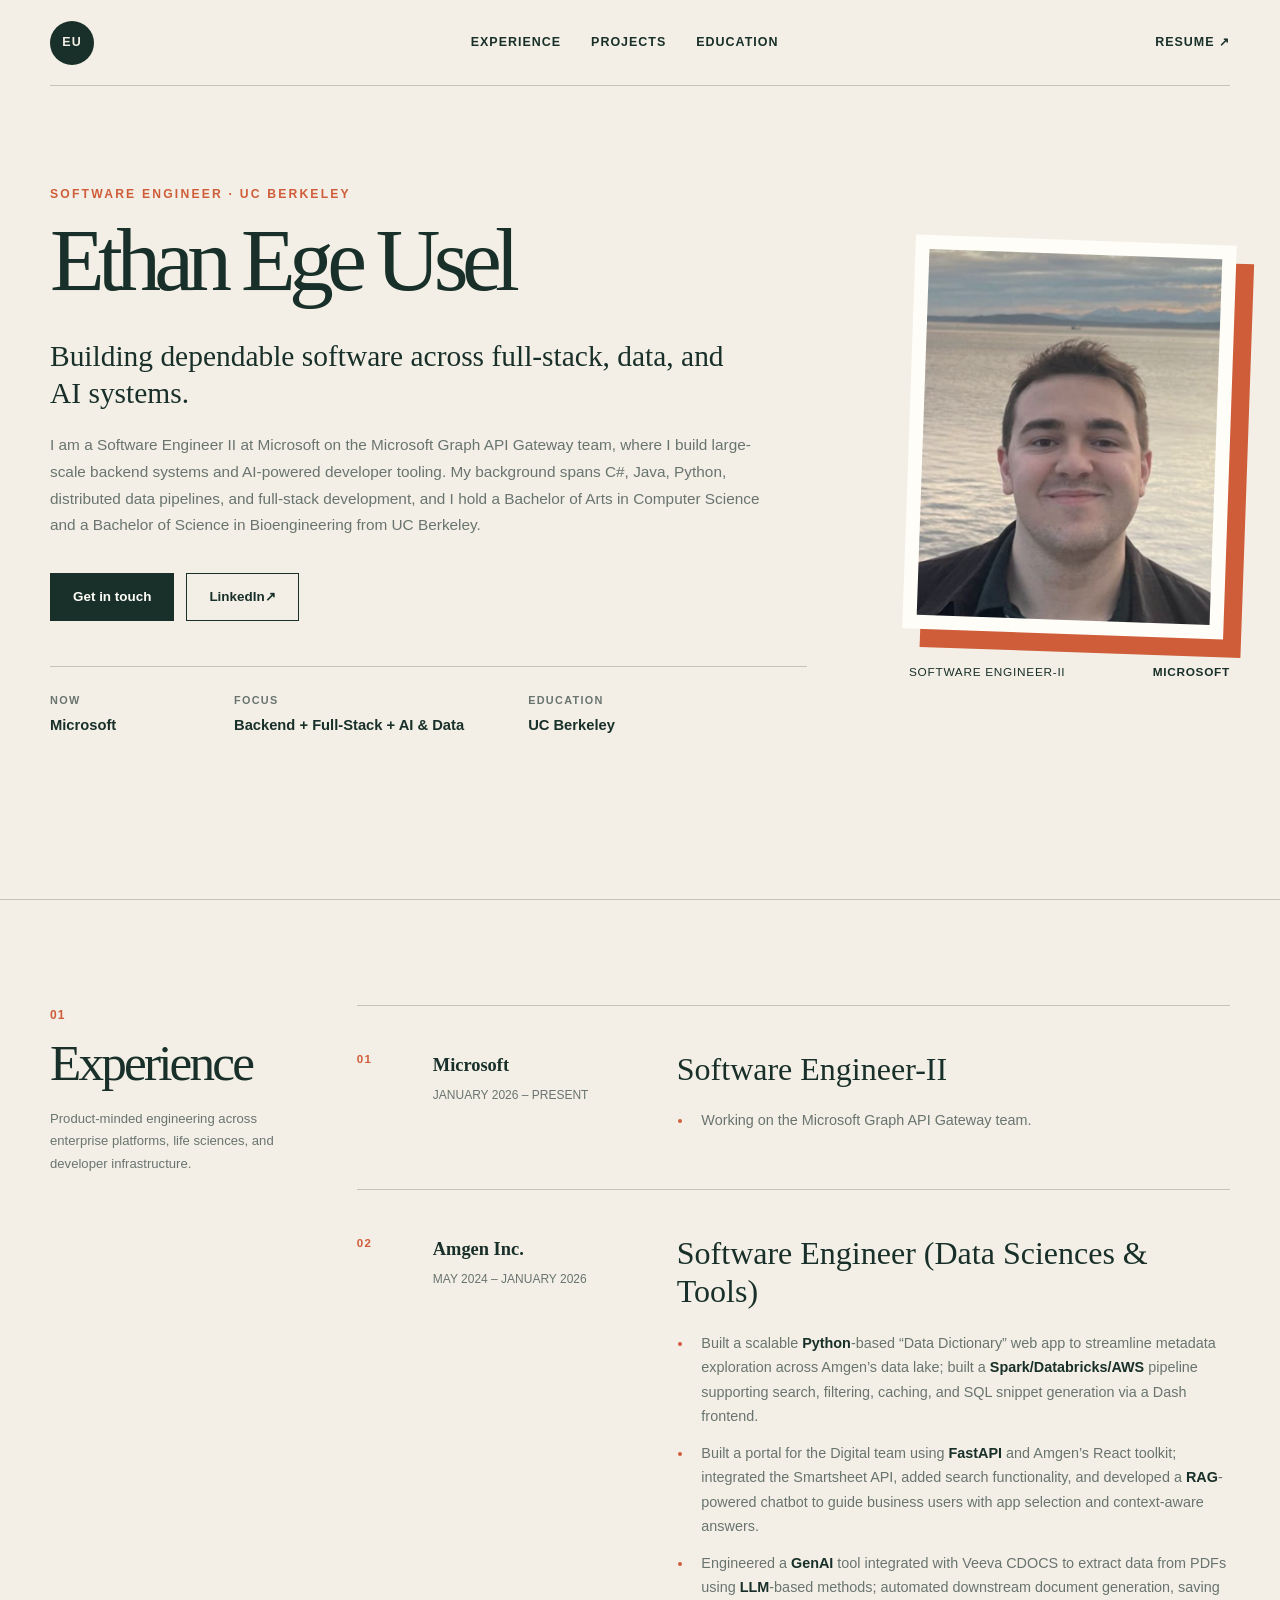
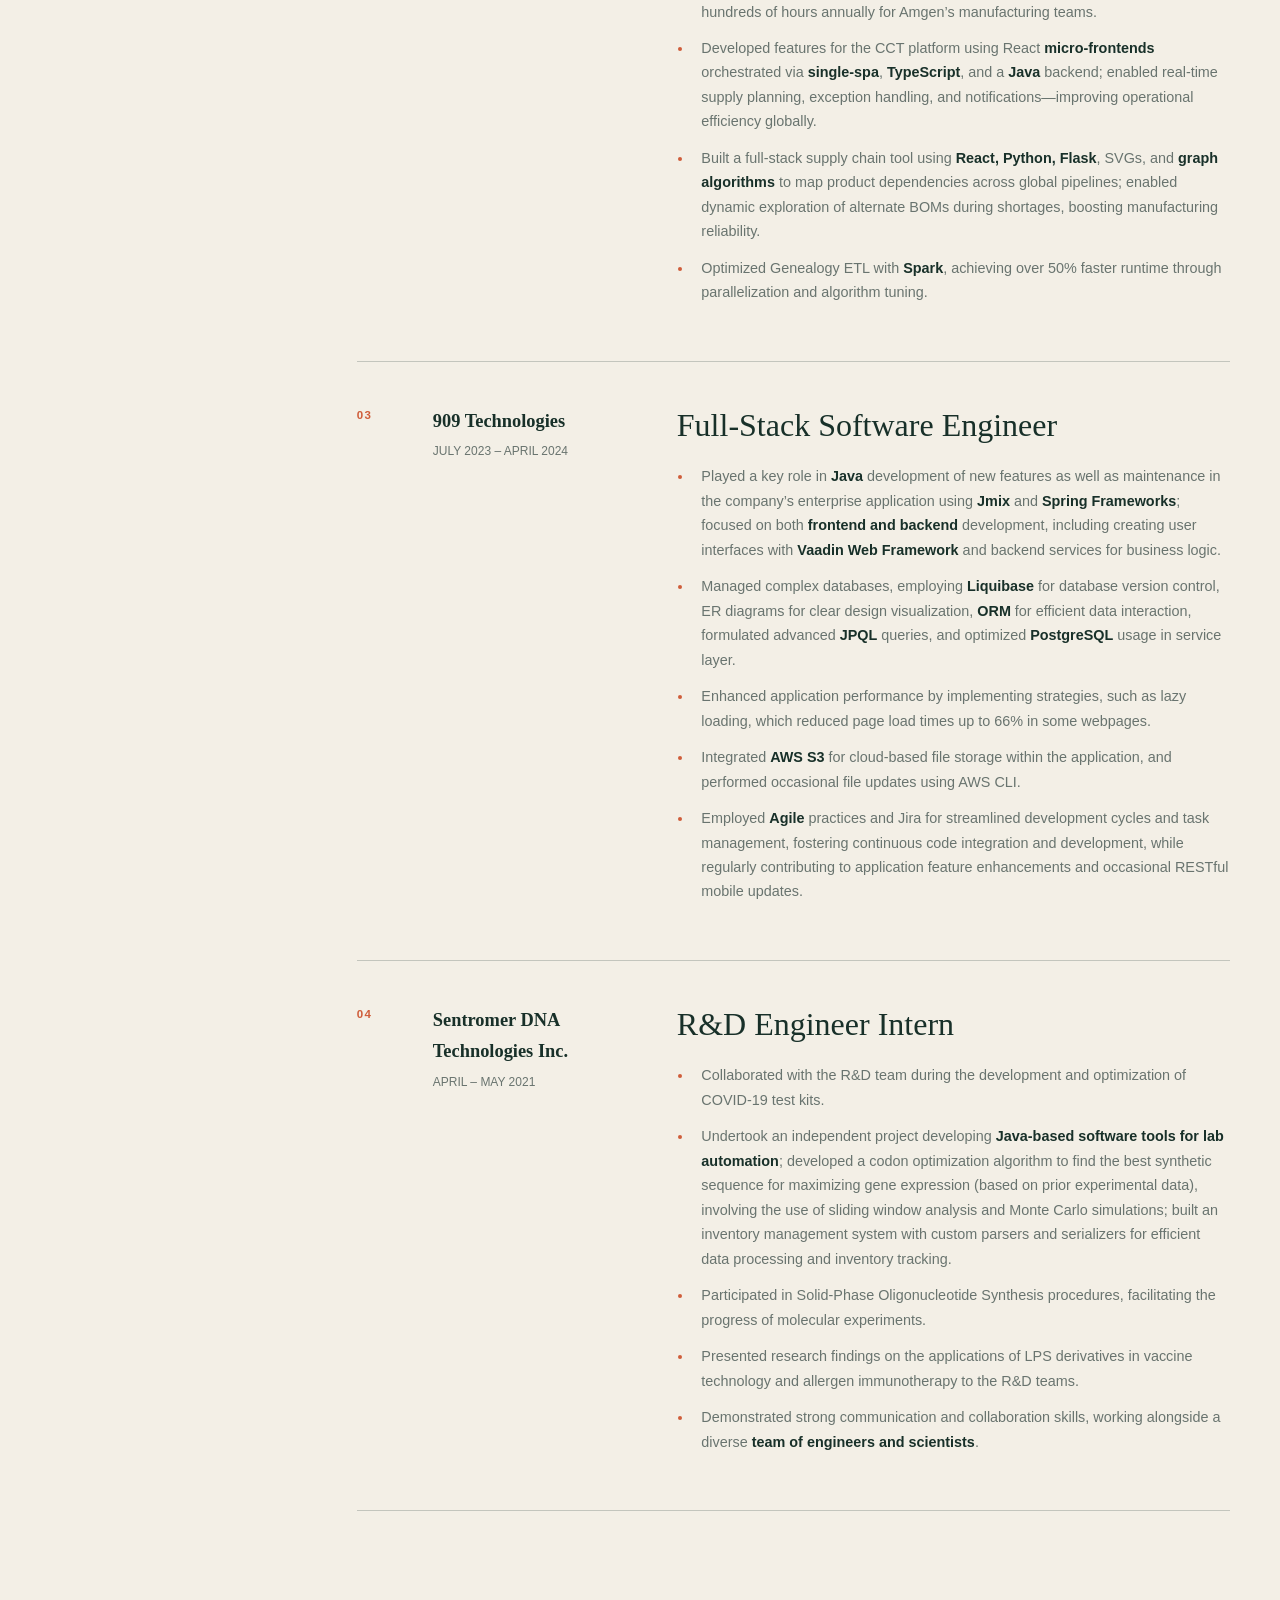
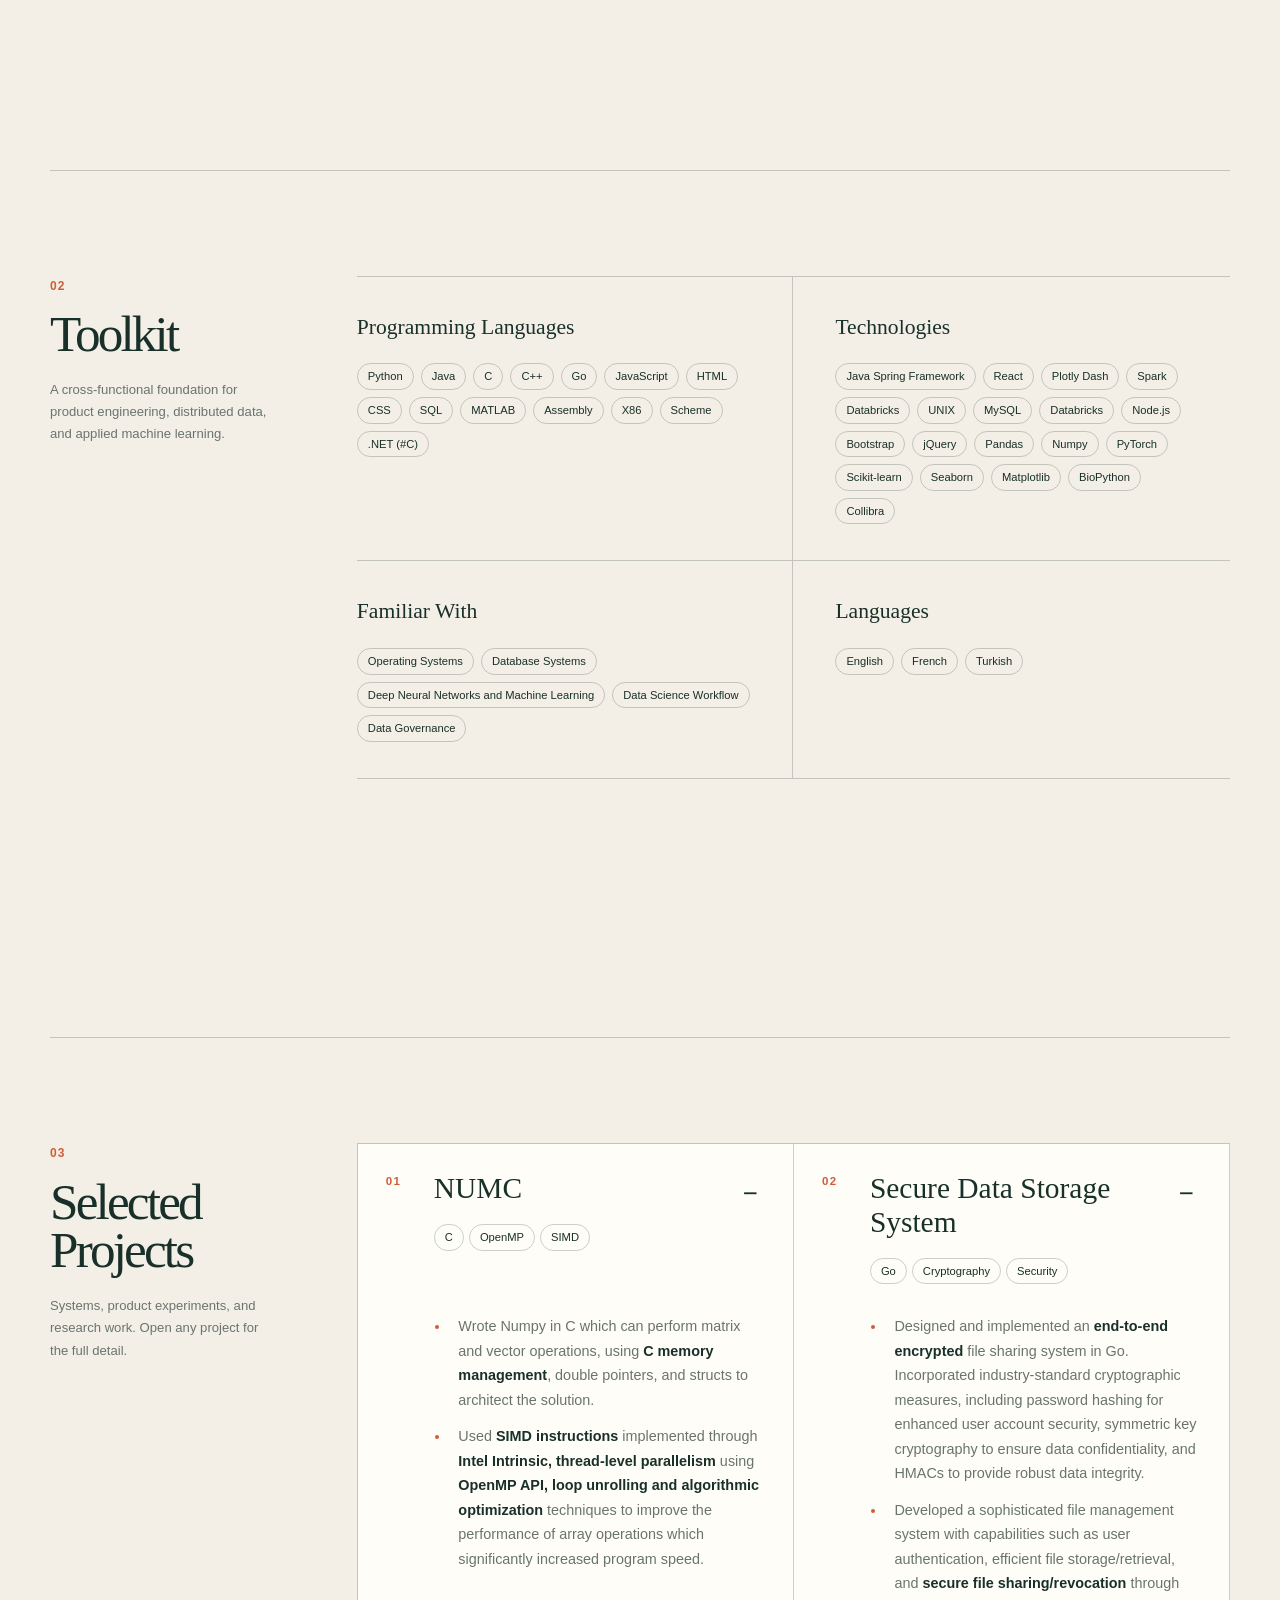
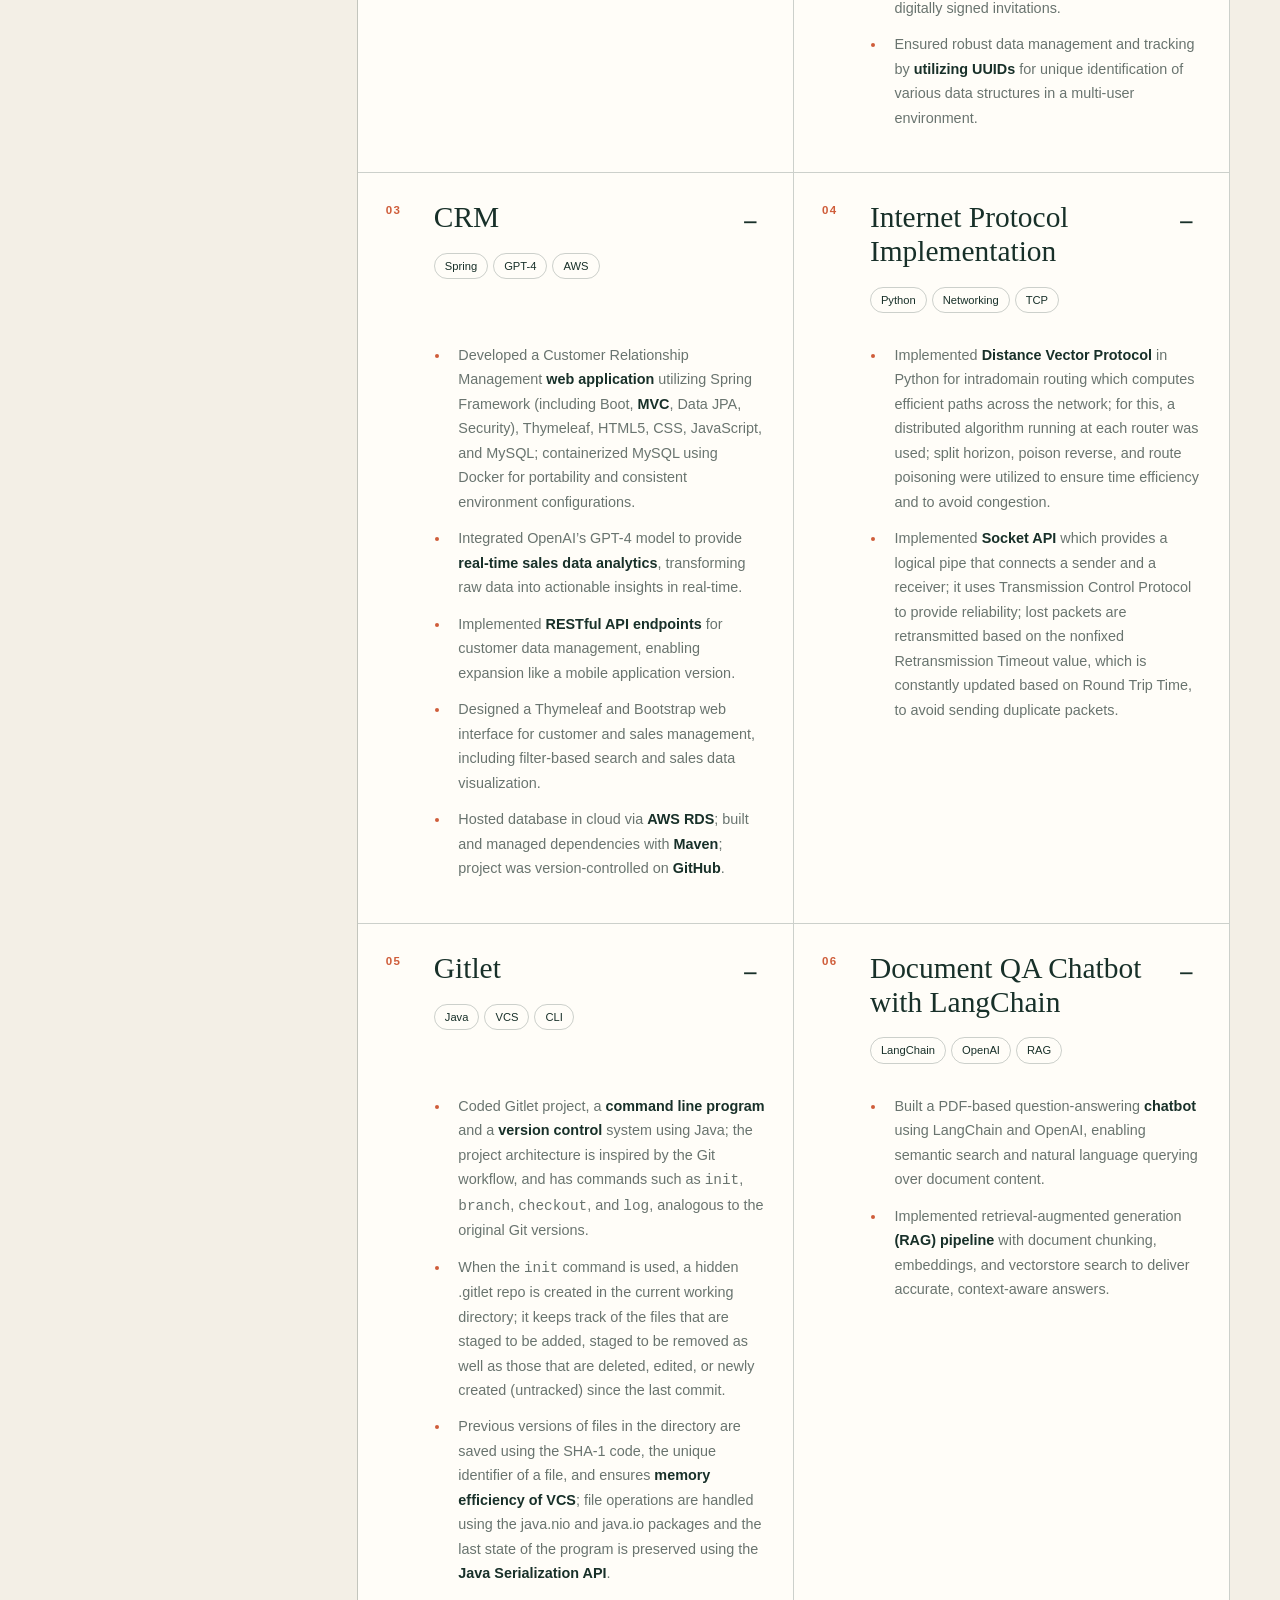
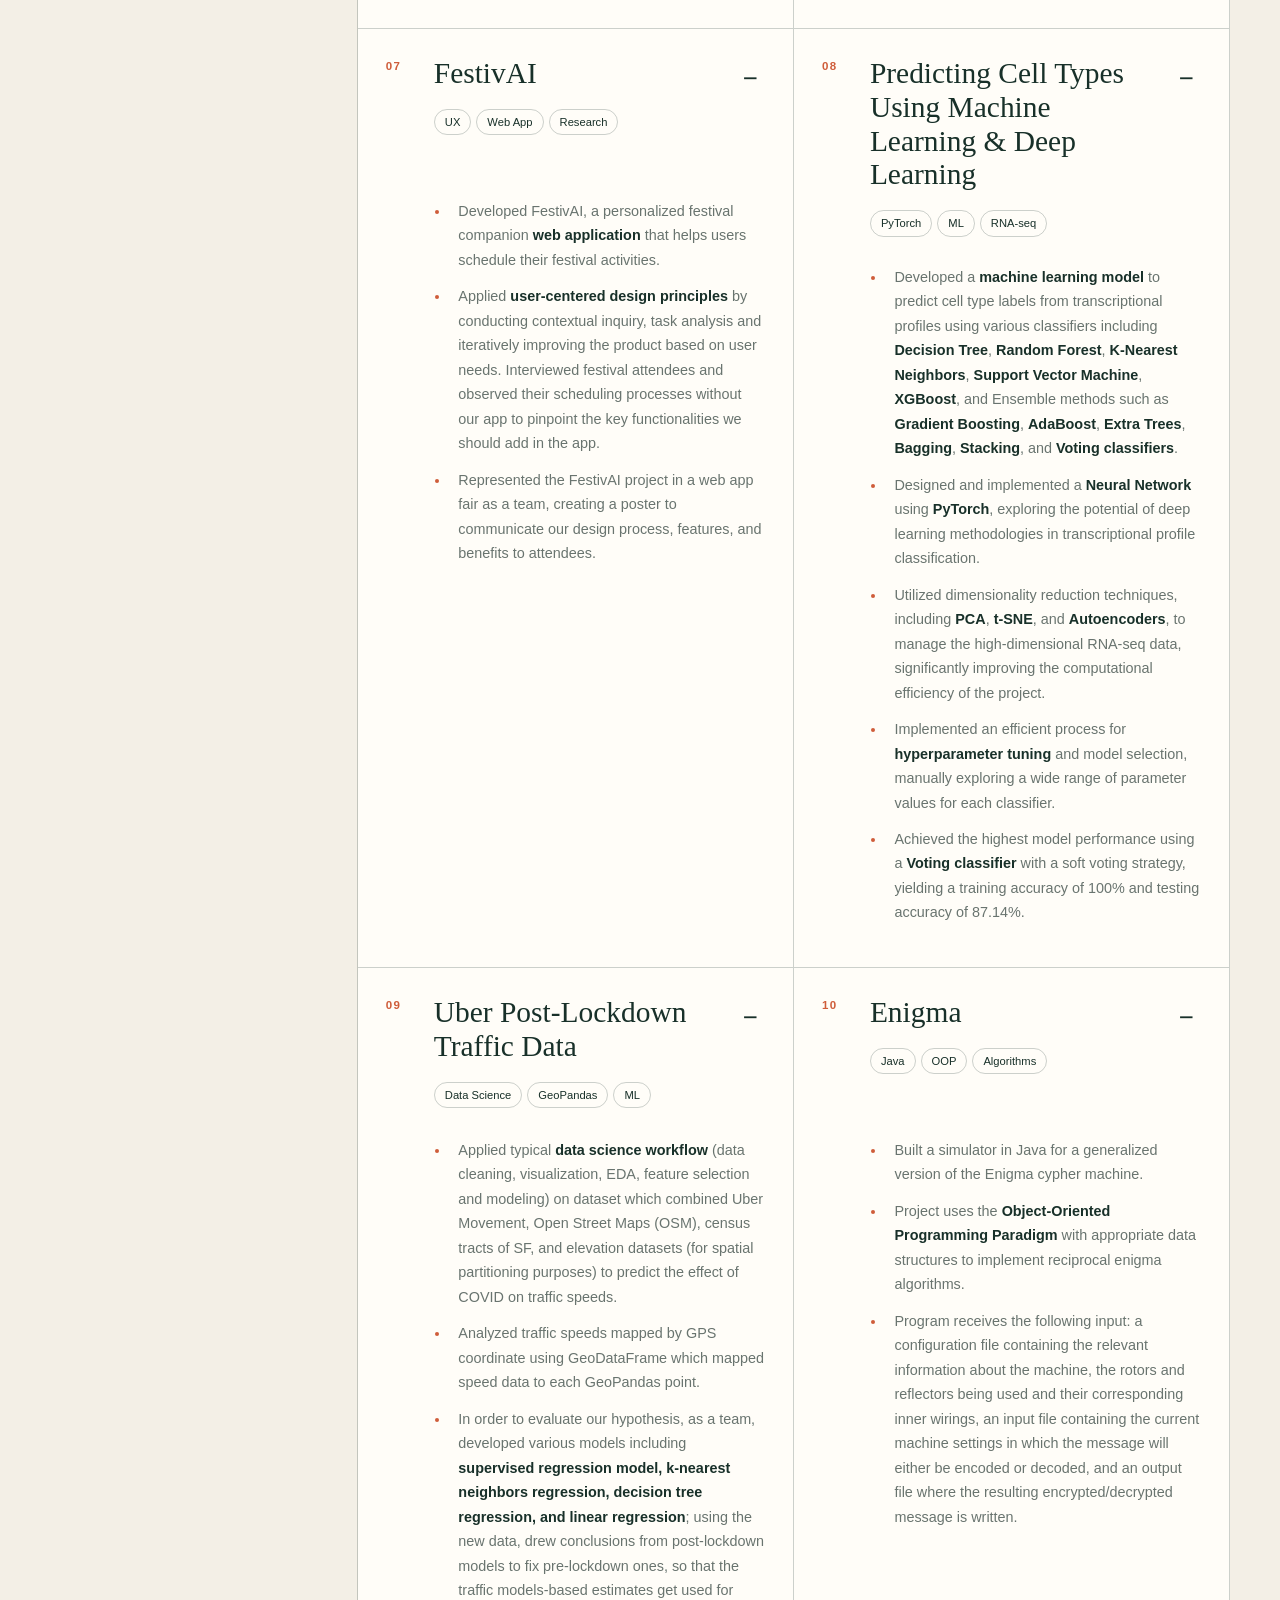
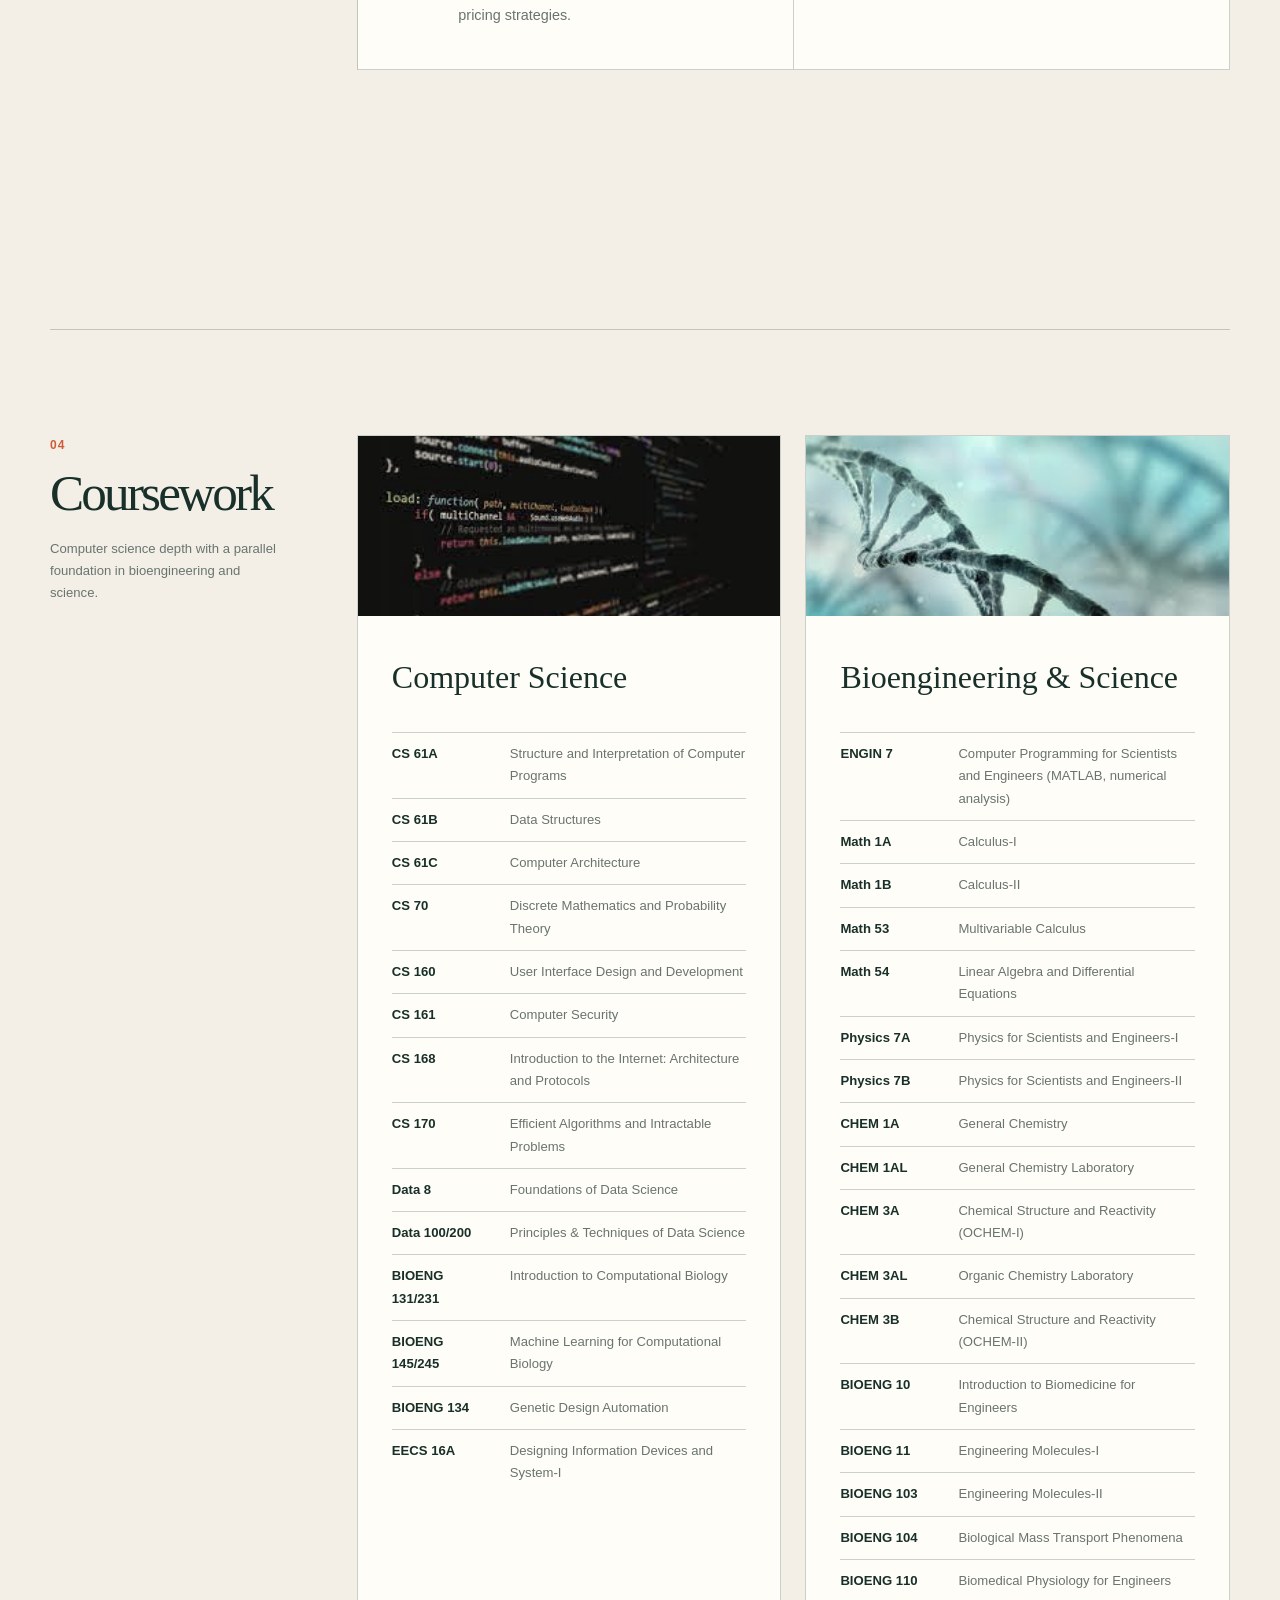
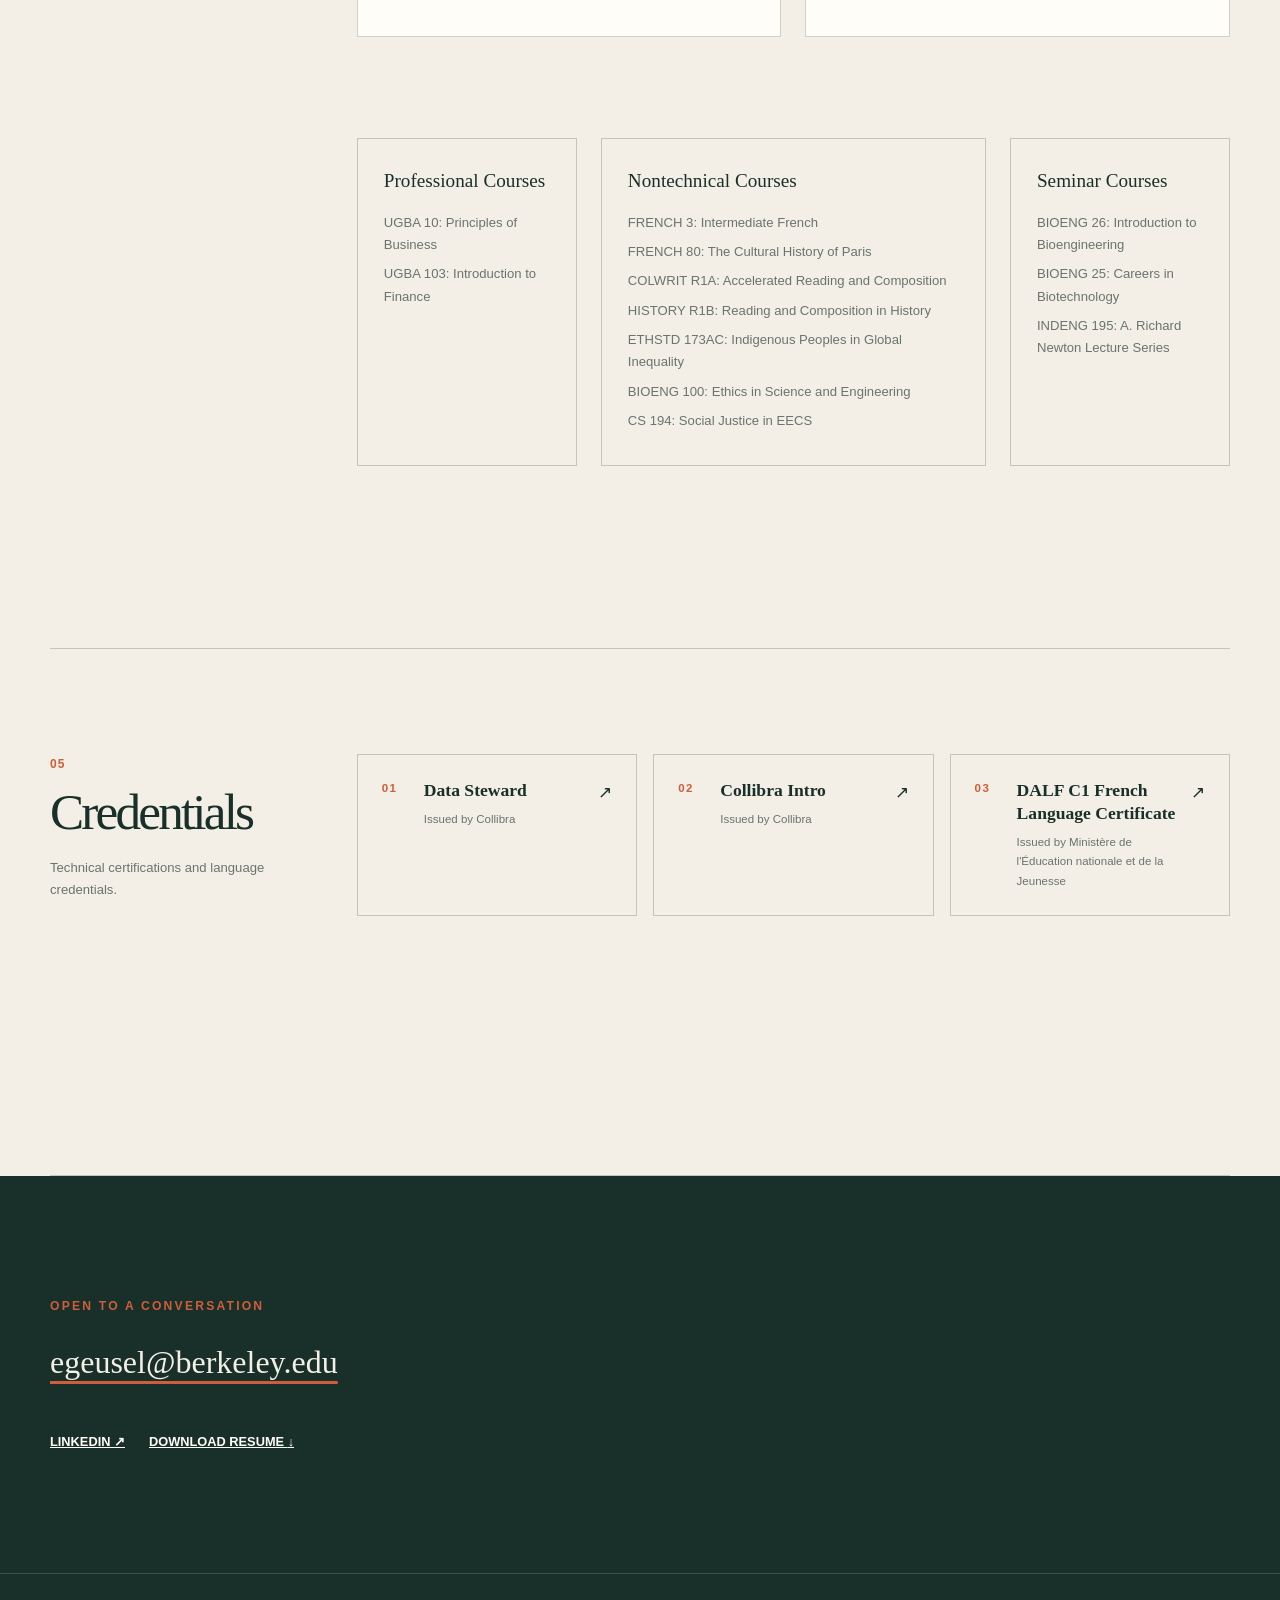
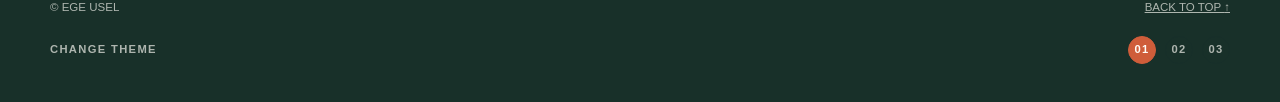
<file: index.html>
<!doctype html>
<html lang="en">
<head>
    <meta charset="utf-8">
    <meta name="viewport" content="width=device-width, initial-scale=1">
    <meta name="description" content="Ethan Ege Usel - software engineer, full-stack developer, and data engineer.">
    <title>Ege Usel | Editorial Portfolio</title>
    <style>
        :root {
            --paper: #f3efe6;
            --paper-deep: #e7dfd0;
            --ink: #183029;
            --muted: #69746f;
            --accent: #cf5d3a;
            --line: rgba(24, 48, 41, 0.22);
            --white: #fffdf8;
        }

        * {
            box-sizing: border-box;
        }

        html {
            scroll-behavior: smooth;
        }

        body {
            margin: 0;
            background: var(--paper);
            color: var(--ink);
            font-family: Georgia, "Times New Roman", serif;
            font-size: 17px;
            line-height: 1.7;
        }

        a {
            color: inherit;
        }

        img {
            display: block;
            max-width: 100%;
        }

        button,
        a,
        summary {
            -webkit-tap-highlight-color: transparent;
        }

        :focus-visible {
            outline: 3px solid var(--accent);
            outline-offset: 4px;
        }

        .shell {
            width: min(1180px, calc(100% - 48px));
            margin-inline: auto;
        }

        .skip-link {
            position: fixed;
            top: 12px;
            left: 12px;
            z-index: 100;
            padding: 10px 16px;
            background: var(--ink);
            color: var(--white);
            transform: translateY(-160%);
        }

        .skip-link:focus {
            transform: translateY(0);
        }

        .site-header {
            min-height: 100vh;
            border-bottom: 1px solid var(--line);
            background: var(--paper);
        }

        .topbar {
            min-height: 86px;
            display: flex;
            align-items: center;
            justify-content: space-between;
            border-bottom: 1px solid var(--line);
            font-family: Arial, sans-serif;
            font-size: 0.78rem;
            font-weight: 700;
            letter-spacing: 0.08em;
            text-transform: uppercase;
        }

        .monogram {
            width: 44px;
            height: 44px;
            display: grid;
            place-items: center;
            border-radius: 50%;
            background: var(--ink);
            color: var(--paper);
            text-decoration: none;
        }

        .nav-links {
            display: flex;
            gap: 30px;
        }

        .nav-links a,
        .resume-link {
            text-decoration: none;
        }

        .nav-links a:hover,
        .resume-link:hover {
            color: var(--accent);
        }

        .hero {
            min-height: calc(100vh - 150px);
            display: grid;
            grid-template-columns: minmax(0, 1.65fr) minmax(280px, 0.7fr);
            gap: clamp(48px, 8vw, 120px);
            align-items: center;
            padding-block: 70px;
        }

        .eyebrow {
            margin: 0 0 18px;
            color: var(--accent);
            font-family: Arial, sans-serif;
            font-size: 0.76rem;
            font-weight: 800;
            letter-spacing: 0.18em;
            text-transform: uppercase;
        }

        .hero h1 {
            max-width: none;
            margin: 0;
            font-size: clamp(3.5rem, 7vw, 6.5rem);
            font-weight: 400;
            letter-spacing: -0.075em;
            line-height: 0.82;
            white-space: nowrap;
        }

        .hero-role {
            max-width: 690px;
            margin: 42px 0 20px;
            font-size: clamp(1.35rem, 2.3vw, 2rem);
            line-height: 1.25;
        }

        .hero-bio {
            max-width: 720px;
            margin: 0;
            color: var(--muted);
            font-family: Arial, sans-serif;
            font-size: 0.96rem;
            line-height: 1.75;
        }

        .hero-actions {
            display: flex;
            flex-wrap: wrap;
            gap: 12px;
            margin-top: 34px;
        }

        .button {
            min-height: 48px;
            display: inline-flex;
            align-items: center;
            justify-content: center;
            padding: 10px 22px;
            border: 1px solid var(--ink);
            font-family: Arial, sans-serif;
            font-size: 0.84rem;
            font-weight: 700;
            text-decoration: none;
        }

        .button-primary {
            background: var(--ink);
            color: var(--white);
        }

        .button-primary:hover {
            background: var(--accent);
            border-color: var(--accent);
        }

        .button-secondary:hover {
            background: var(--paper-deep);
        }

        .quick-facts {
            display: flex;
            flex-wrap: wrap;
            gap: 28px clamp(52px, 5vw, 76px);
            margin: 45px 0 0;
            padding-top: 24px;
            border-top: 1px solid var(--line);
            font-family: Arial, sans-serif;
        }

        .quick-facts div {
            min-width: 120px;
        }

        .quick-facts dt {
            color: var(--muted);
            font-size: 0.68rem;
            font-weight: 700;
            letter-spacing: 0.12em;
            text-transform: uppercase;
        }

        .quick-facts dd {
            margin: 3px 0 0;
            font-size: 0.92rem;
            font-weight: 700;
        }

        .portrait {
            margin: 0;
        }

        .portrait-frame {
            padding: 14px;
            background: var(--white);
            box-shadow: 18px 18px 0 var(--accent);
            transform: rotate(2deg);
        }

        .portrait img {
            width: 100%;
            aspect-ratio: 4 / 5;
            object-fit: cover;
            filter: saturate(0.72) contrast(1.04);
        }

        .portrait figcaption {
            display: flex;
            justify-content: space-between;
            gap: 16px;
            margin-top: 28px;
            font-family: Arial, sans-serif;
            font-size: 0.74rem;
            letter-spacing: 0.06em;
            text-transform: uppercase;
        }

        .concept-note {
            min-height: 64px;
            display: flex;
            align-items: center;
            justify-content: space-between;
            border-top: 1px solid var(--line);
            font-family: Arial, sans-serif;
            font-size: 0.7rem;
            font-weight: 700;
            letter-spacing: 0.12em;
            text-transform: uppercase;
        }

        .concept-switcher {
            display: flex;
            align-items: center;
            gap: 9px;
        }

        .concept-switcher > span {
            color: var(--muted);
            margin-right: 5px;
        }

        .concept-switcher a {
            width: 28px;
            height: 28px;
            display: grid;
            place-items: center;
            border: 1px solid var(--line);
            border-radius: 50%;
            text-decoration: none;
        }

        .concept-switcher a[aria-current="page"] {
            border-color: var(--accent);
            background: var(--accent);
            color: var(--white);
        }

        .section {
            display: grid;
            grid-template-columns: 230px minmax(0, 1fr);
            gap: clamp(42px, 6vw, 82px);
            padding-block: 105px;
            border-bottom: 1px solid var(--line);
        }

        .section > :not(.section-heading) {
            grid-column: 2;
        }

        .section-heading {
            grid-row: 1 / span 3;
            align-self: start;
            position: sticky;
            top: 24px;
        }

        .section-number {
            display: block;
            margin-bottom: 14px;
            color: var(--accent);
            font-family: Arial, sans-serif;
            font-size: 0.75rem;
            font-weight: 800;
            letter-spacing: 0.1em;
        }

        .section-heading h2 {
            margin: 0;
            font-size: clamp(2.4rem, 4vw, 3.8rem);
            font-weight: 400;
            letter-spacing: -0.055em;
            line-height: 0.95;
        }

        .section-heading p {
            margin: 20px 0 0;
            color: var(--muted);
            font-family: Arial, sans-serif;
            font-size: 0.82rem;
        }

        .skill-grid {
            display: grid;
            grid-template-columns: repeat(2, 1fr);
            border-top: 1px solid var(--line);
        }

        .skill-group {
            padding: 32px 32px 36px 0;
            border-bottom: 1px solid var(--line);
        }

        .skill-group:nth-child(odd) {
            padding-right: 42px;
            border-right: 1px solid var(--line);
        }

        .skill-group:nth-child(even) {
            padding-left: 42px;
        }

        .skill-group h3 {
            margin: 0 0 18px;
            font-size: 1.35rem;
            font-weight: 400;
        }

        .tag-list {
            display: flex;
            flex-wrap: wrap;
            gap: 7px;
        }

        .tag-list span,
        .project-tags span {
            padding: 5px 10px;
            border: 1px solid var(--line);
            border-radius: 999px;
            font-family: Arial, sans-serif;
            font-size: 0.7rem;
            line-height: 1.3;
        }

        .timeline {
            border-top: 1px solid var(--line);
        }

        .role {
            display: grid;
            grid-template-columns: 52px 220px minmax(0, 1fr);
            gap: 24px;
            padding-block: 44px;
            border-bottom: 1px solid var(--line);
        }

        .role-index,
        .project-index,
        .credential-index {
            color: var(--accent);
            font-family: Arial, sans-serif;
            font-size: 0.72rem;
            font-weight: 800;
            letter-spacing: 0.12em;
        }

        .role-company,
        .role-date {
            margin: 0;
        }

        .role-company {
            font-size: 1.15rem;
            font-weight: 700;
        }

        .role-date {
            margin-top: 4px;
            color: var(--muted);
            font-family: Arial, sans-serif;
            font-size: 0.75rem;
            text-transform: uppercase;
        }

        .role-content h3 {
            margin: 0 0 20px;
            font-size: clamp(1.5rem, 2.5vw, 2.15rem);
            font-weight: 400;
            line-height: 1.2;
        }

        .bullet-list {
            margin: 0;
            padding-left: 1.15em;
            color: var(--muted);
            font-family: Arial, sans-serif;
            font-size: 0.9rem;
        }

        .bullet-list li {
            padding-left: 8px;
            margin-bottom: 12px;
        }

        .bullet-list li::marker {
            color: var(--accent);
        }

        .bullet-list strong {
            color: var(--ink);
        }

        .project-grid {
            display: grid;
            grid-template-columns: repeat(2, minmax(0, 1fr));
            border-top: 1px solid var(--line);
            border-left: 1px solid var(--line);
        }

        .project {
            min-width: 0;
            border-right: 1px solid var(--line);
            border-bottom: 1px solid var(--line);
            background: rgba(255, 253, 248, 0.28);
        }

        .project[open] {
            background: var(--white);
        }

        .project summary {
            min-height: 170px;
            display: grid;
            grid-template-columns: 32px minmax(0, 1fr) 22px;
            gap: 16px;
            padding: 28px;
            cursor: pointer;
            list-style: none;
        }

        .project summary::-webkit-details-marker {
            display: none;
        }

        .project-name {
            display: block;
            font-size: clamp(1.25rem, 2.3vw, 1.85rem);
            line-height: 1.15;
        }

        .project-tags {
            display: flex;
            flex-wrap: wrap;
            gap: 5px;
            margin-top: 18px;
        }

        .expand-icon::before {
            content: "+";
            font-family: Arial, sans-serif;
            font-size: 1.6rem;
        }

        .project[open] .expand-icon::before {
            content: "\2212";
        }

        .project-body {
            padding: 0 28px 30px 76px;
        }

        .education-grid {
            display: grid;
            grid-template-columns: repeat(2, minmax(0, 1fr));
            gap: 24px;
        }

        .education-card {
            border: 1px solid var(--line);
            background: var(--white);
        }

        .education-image {
            height: 180px;
            overflow: hidden;
            background: var(--paper-deep);
        }

        .education-image img {
            width: 100%;
            height: 100%;
            object-fit: cover;
            filter: sepia(0.24) saturate(0.74);
        }

        .education-content {
            padding: 34px;
        }

        .education-content h3 {
            margin: 0 0 28px;
            font-size: 2rem;
            font-weight: 400;
        }

        .course-list,
        .additional-grid ul {
            margin: 0;
            padding: 0;
            list-style: none;
            font-family: Arial, sans-serif;
            font-size: 0.82rem;
        }

        .course-list li {
            display: grid;
            grid-template-columns: minmax(100px, 0.35fr) 1fr;
            gap: 18px;
            padding: 10px 0;
            border-top: 1px solid var(--line);
        }

        .course-list span,
        .additional-grid li {
            color: var(--muted);
        }

        .additional-grid {
            display: grid;
            grid-template-columns: 0.8fr 1.4fr 0.8fr;
            gap: 24px;
            margin-top: 24px;
        }

        .additional-grid article {
            padding: 26px;
            border: 1px solid var(--line);
        }

        .additional-grid h3 {
            margin: 0 0 14px;
            font-size: 1.2rem;
            font-weight: 400;
        }

        .additional-grid li {
            margin-bottom: 7px;
        }

        .credential-grid {
            display: grid;
            grid-template-columns: repeat(3, minmax(0, 1fr));
            gap: 16px;
        }

        .credential-card {
            display: grid;
            grid-template-columns: 28px minmax(0, 1fr) auto;
            gap: 14px;
            min-height: 150px;
            padding: 24px;
            border: 1px solid var(--line);
            text-decoration: none;
        }

        .credential-card:hover {
            background: var(--white);
            transform: translateY(-3px);
        }

        .credential-card strong,
        .credential-card small {
            display: block;
        }

        .credential-card strong {
            font-size: 1.1rem;
            line-height: 1.3;
        }

        .credential-card small {
            margin-top: 8px;
            color: var(--muted);
            font-family: Arial, sans-serif;
            font-size: 0.72rem;
        }

        .contact-section {
            padding-block: 120px;
            background: var(--ink);
            color: var(--white);
        }

        .contact-inner h2 {
            max-width: 800px;
            margin: 0 0 30px;
            font-size: clamp(3.2rem, 8vw, 7.5rem);
            font-weight: 400;
            letter-spacing: -0.065em;
            line-height: 0.9;
        }

        .contact-inner > a {
            color: var(--paper);
            font-size: clamp(1.1rem, 2.8vw, 2rem);
            text-decoration-color: var(--accent);
            text-underline-offset: 8px;
        }

        .contact-links {
            display: flex;
            gap: 24px;
            margin-top: 42px;
            font-family: Arial, sans-serif;
            font-size: 0.8rem;
            font-weight: 700;
            text-transform: uppercase;
        }

        .site-footer {
            padding-block: 24px;
            background: var(--ink);
            color: rgba(255, 253, 248, 0.65);
            border-top: 1px solid rgba(255, 255, 255, 0.16);
            font-family: Arial, sans-serif;
            font-size: 0.72rem;
            text-transform: uppercase;
        }

        .site-footer .shell {
            display: flex;
            justify-content: space-between;
        }

        @media (max-width: 850px) {
            .hero {
                grid-template-columns: 1fr;
            }

            .portrait {
                max-width: 430px;
            }

            .site-header {
                background: var(--paper);
            }

            .section {
                grid-template-columns: 1fr;
                gap: 40px;
            }

            .section > :not(.section-heading) {
                grid-column: 1;
            }

            .section-heading {
                position: static;
                grid-row: auto;
            }

            .role {
                grid-template-columns: 40px minmax(0, 1fr);
            }

            .role-content {
                grid-column: 2;
            }

            .project-grid,
            .education-grid,
            .credential-grid {
                grid-template-columns: 1fr;
            }

            .additional-grid {
                grid-template-columns: 1fr;
            }
        }

        @media (max-width: 620px) {
            body {
                font-size: 16px;
            }

            .shell {
                width: min(100% - 28px, 1180px);
            }

            .nav-links {
                display: none;
            }

            .hero {
                padding-block: 52px;
            }

            .hero h1 {
                font-size: clamp(2.35rem, 10.8vw, 3.25rem);
            }

            .quick-facts {
                display: grid;
                grid-template-columns: repeat(2, 1fr);
                gap: 24px 36px;
            }

            .concept-note {
                align-items: flex-start;
                flex-direction: column;
                gap: 12px;
                padding-block: 16px;
            }

            .section {
                padding-block: 74px;
            }

            .section-heading {
                margin-bottom: 0;
            }

            .skill-grid {
                grid-template-columns: 1fr;
            }

            .skill-group:nth-child(n) {
                padding: 28px 0;
                border-right: 0;
            }

            .role {
                grid-template-columns: 30px minmax(0, 1fr);
                gap: 14px;
            }

            .role-meta,
            .role-content {
                grid-column: 2;
            }

            .project summary {
                grid-template-columns: 26px minmax(0, 1fr) 20px;
                padding: 22px 18px;
            }

            .project-body {
                padding: 0 18px 24px 58px;
            }

            .education-content {
                padding: 24px 18px;
            }

            .course-list li {
                grid-template-columns: 1fr;
                gap: 2px;
            }

            .contact-links {
                flex-direction: column;
            }
        }

        @media print {
            .topbar,
            .concept-note,
            .hero-actions,
            .contact-section,
            .site-footer {
                display: none;
            }

            body,
            .site-header {
                background: #fff;
            }

            .site-header {
                min-height: auto;
            }

            .hero {
                min-height: auto;
                padding-block: 20px;
            }

            .section {
                padding-block: 30px;
                break-inside: avoid;
            }
        }
    </style>
</head>
<body data-concept="1" data-concept-name="Editorial" data-profile-photo="linkedInProfile.png">
    <div id="app"></div>
    <script src="resume-data.js?v=15"></script>
</body>
</html>
</file>
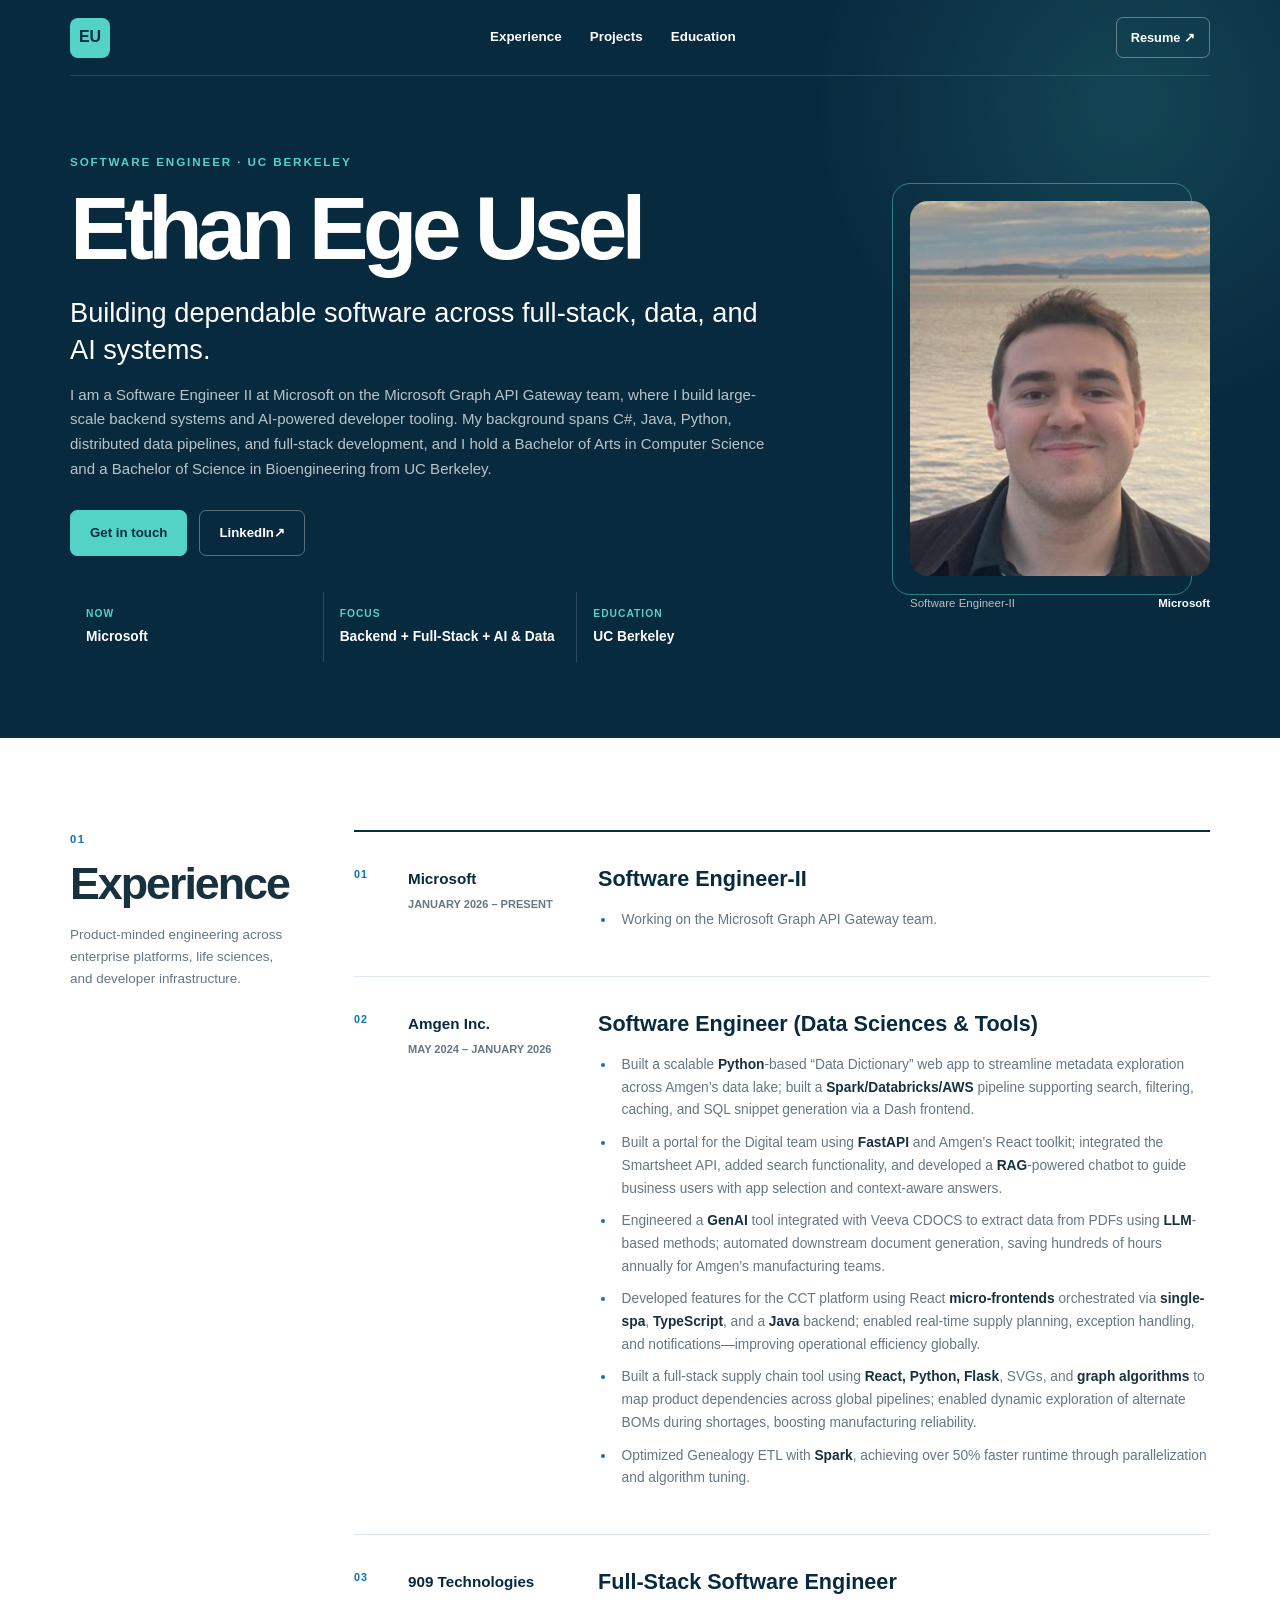
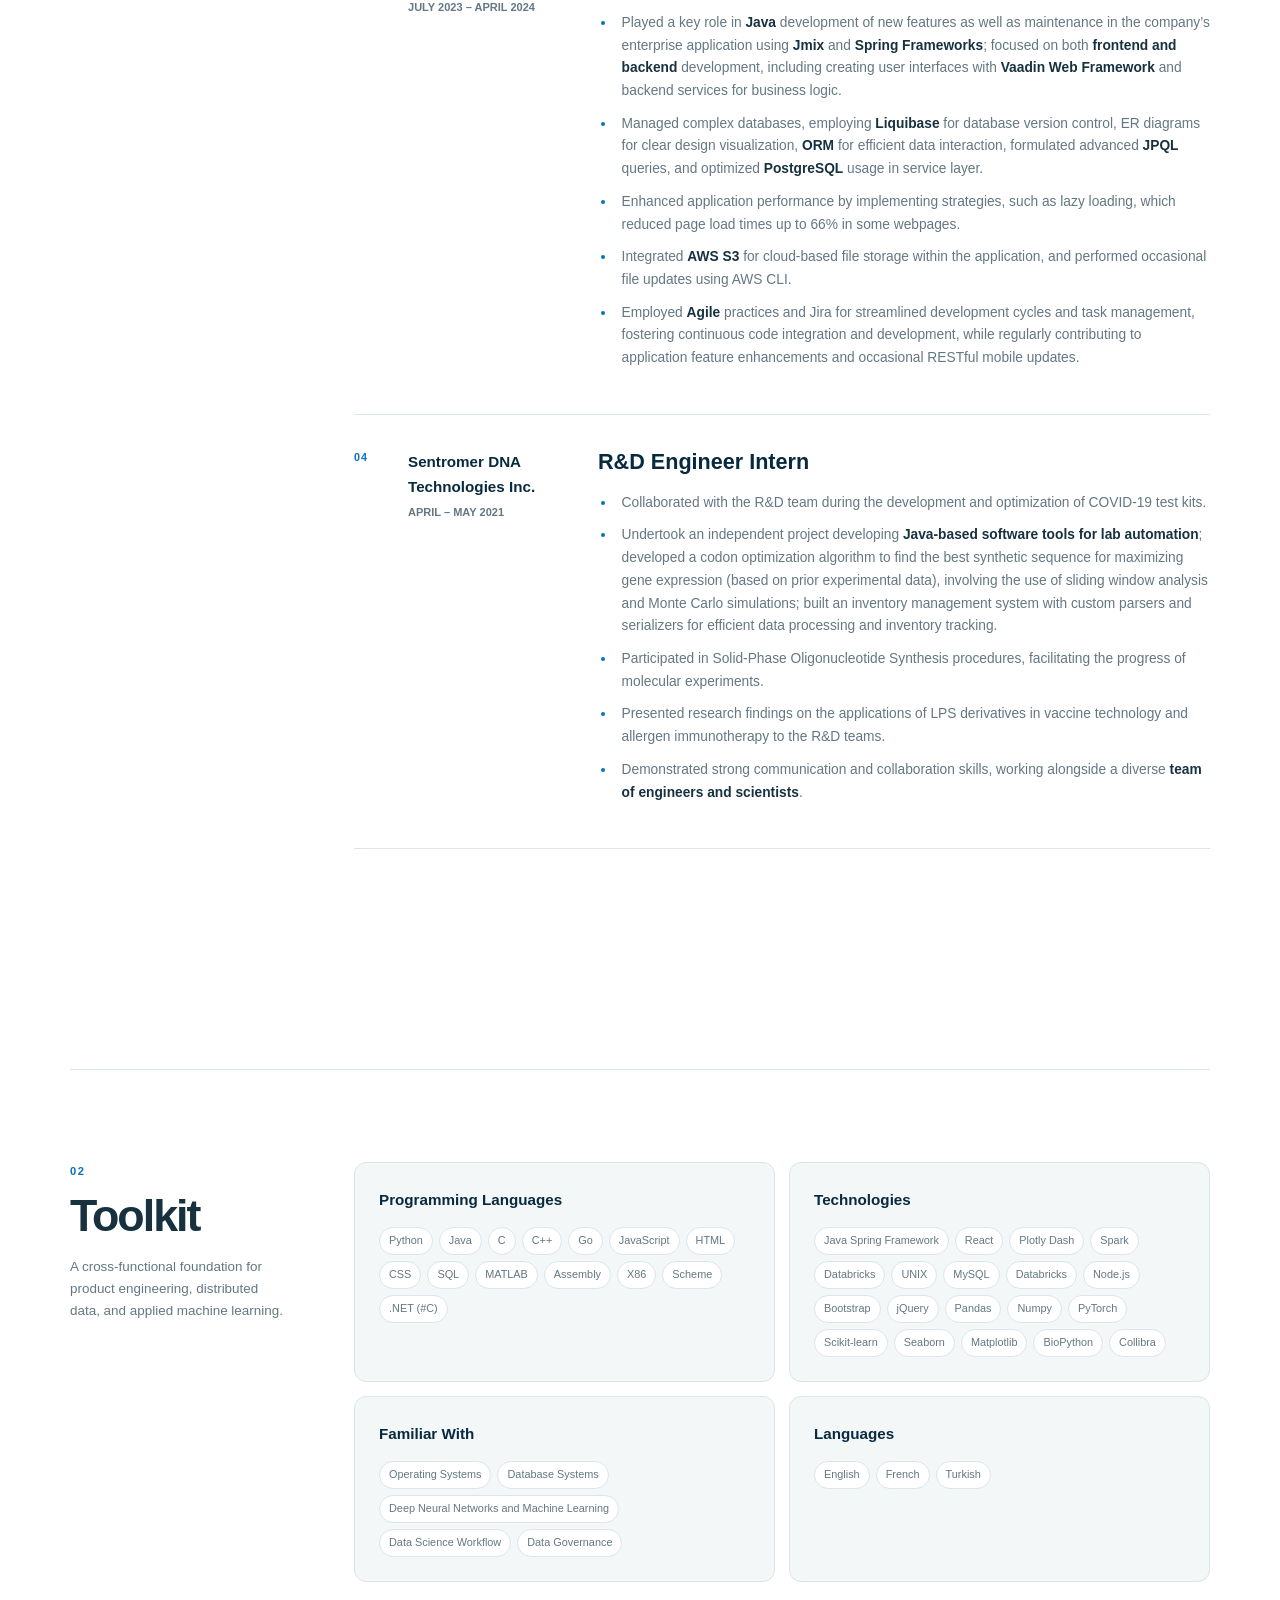
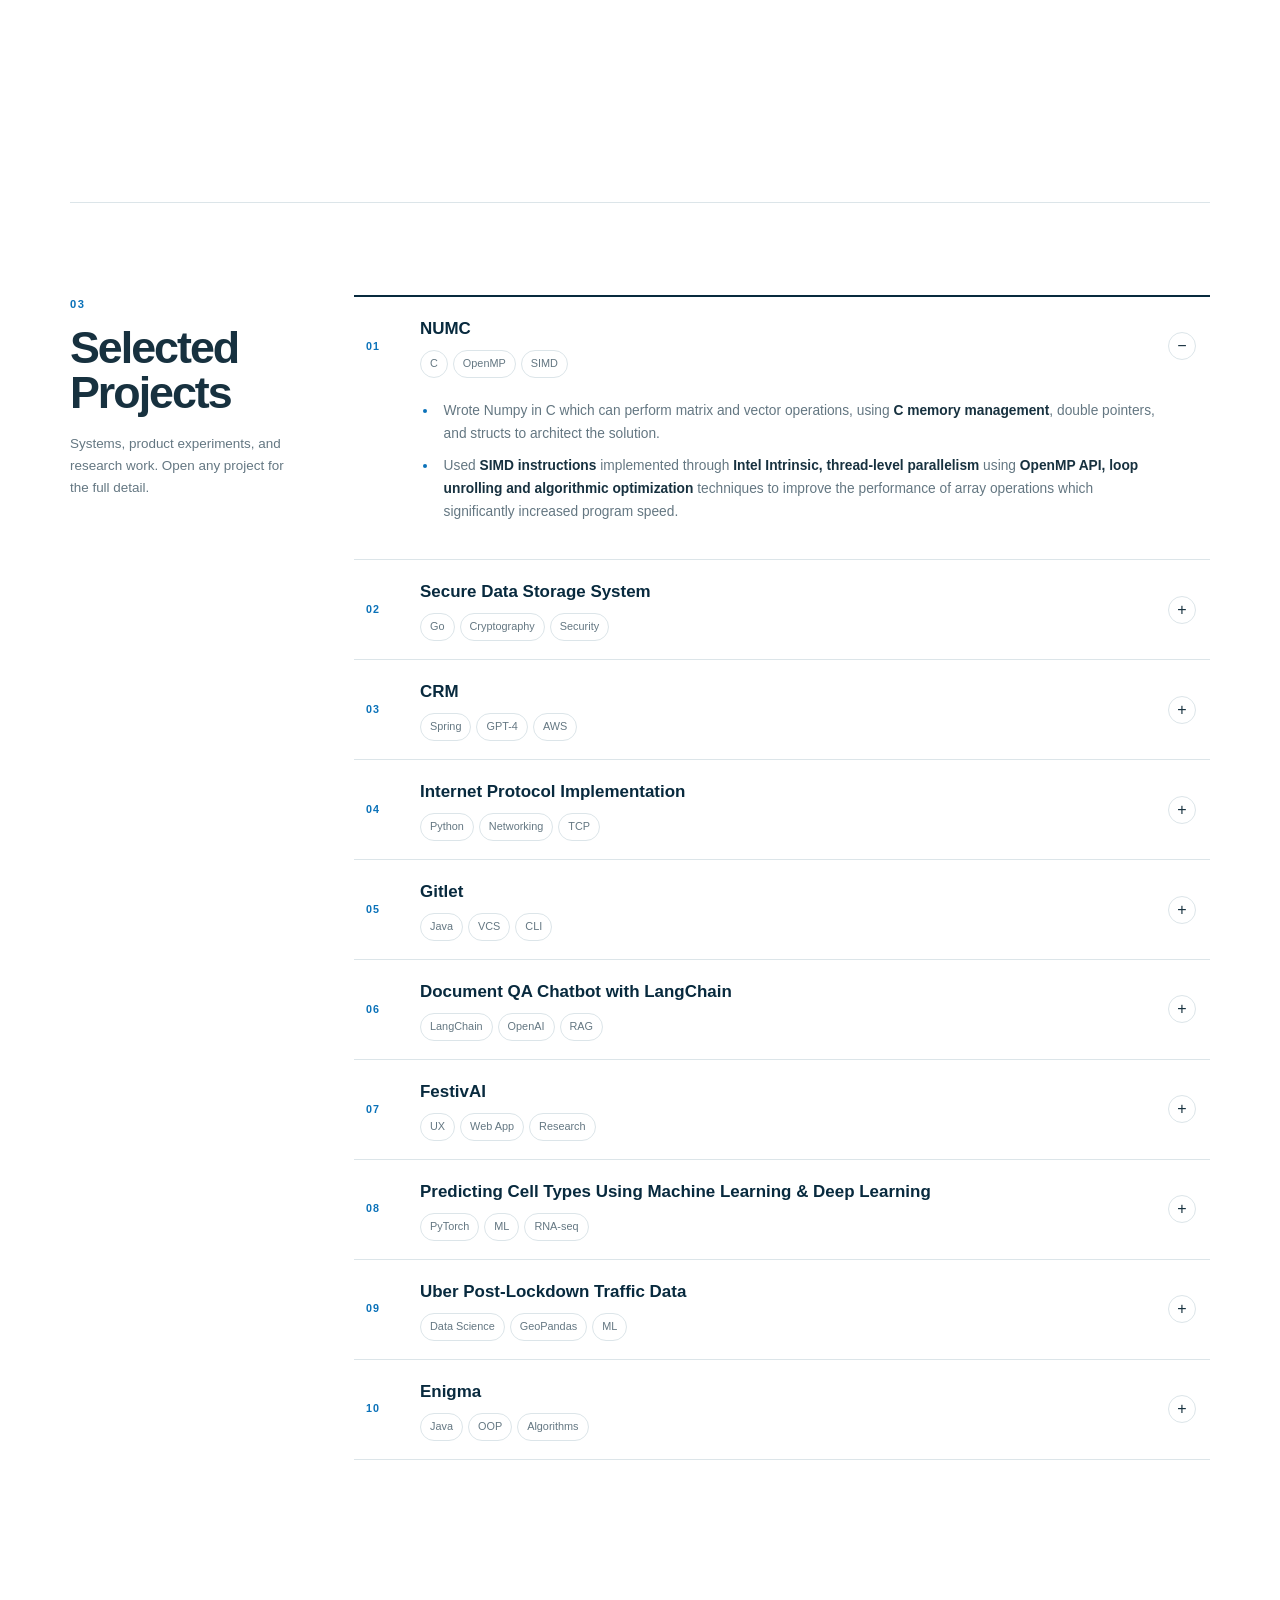
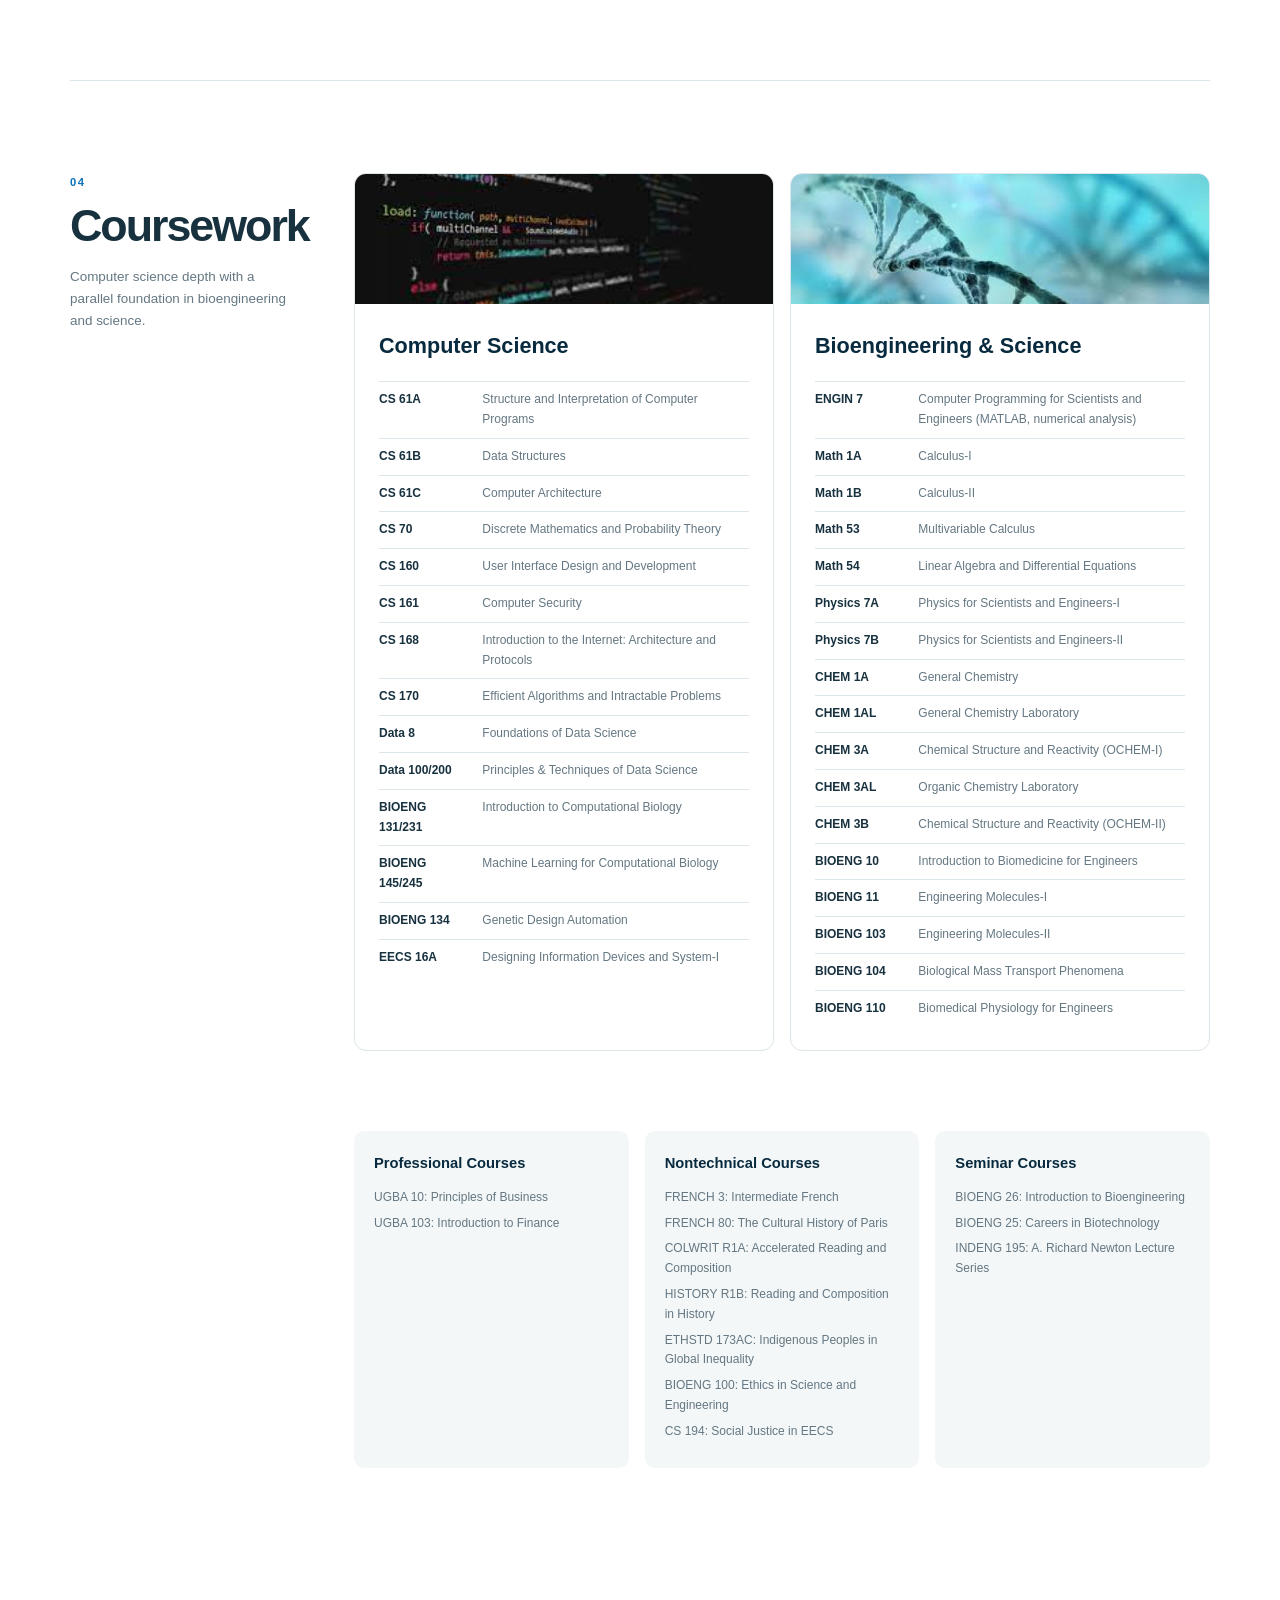
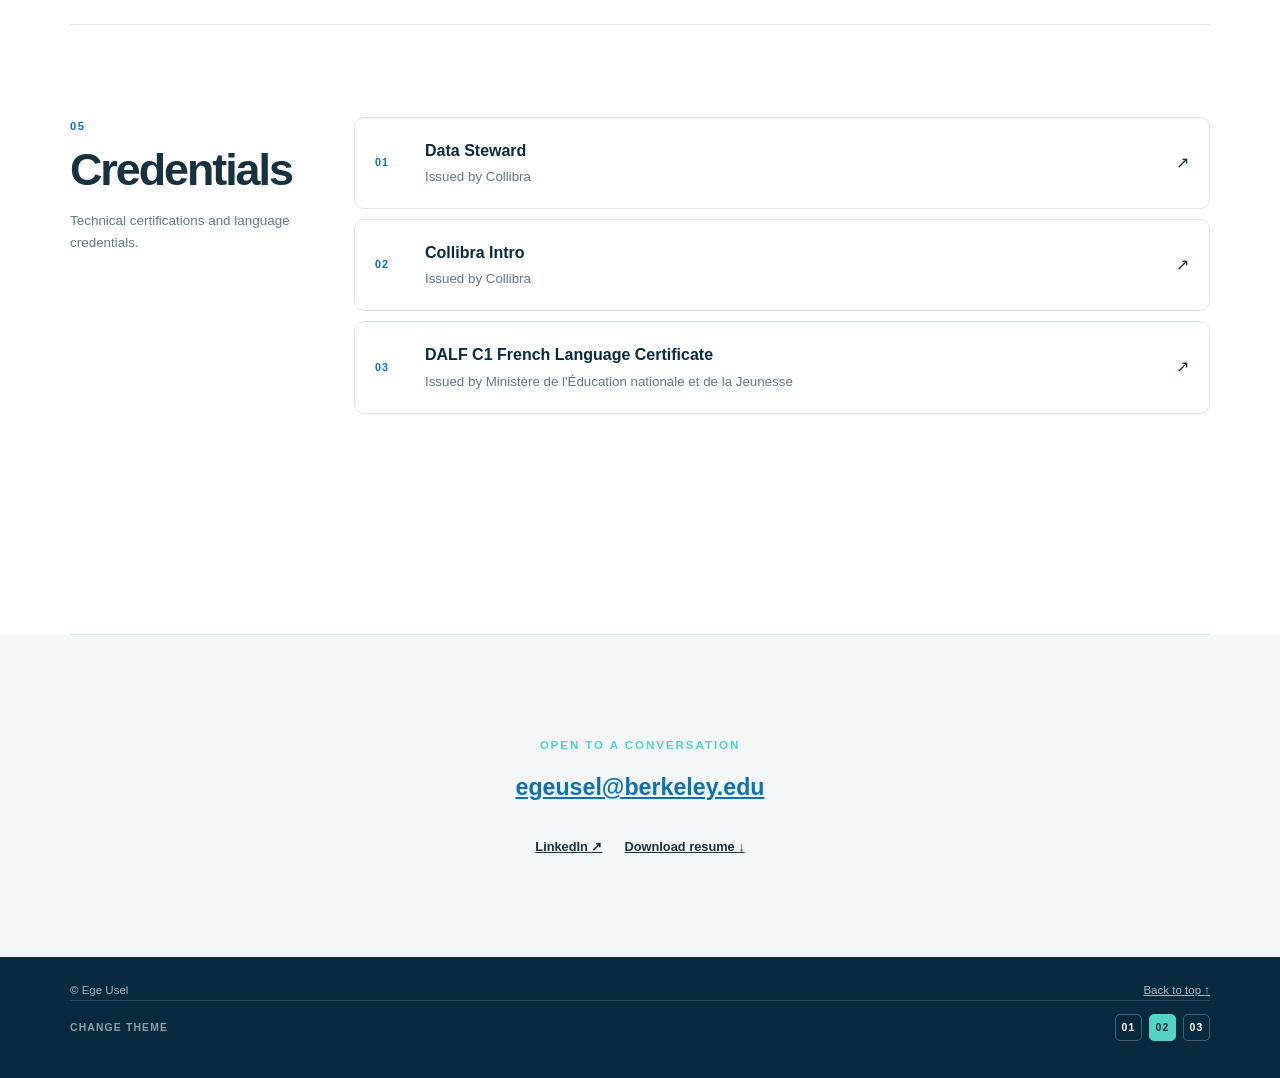
<file: index2.html>
<!doctype html>
<html lang="en">
<head>
    <meta charset="utf-8">
    <meta name="viewport" content="width=device-width, initial-scale=1">
    <meta name="description" content="Ege Usel - software engineer, full-stack developer, and data engineer.">
    <title>Ege Usel | Executive Resume</title>
    <style>
        :root {
            --navy: #082a3e;
            --navy-light: #123f56;
            --blue: #0b72b9;
            --cyan: #52d3c5;
            --ink: #17313f;
            --muted: #647782;
            --line: #dce5e9;
            --wash: #f3f7f8;
            --white: #ffffff;
        }

        * {
            box-sizing: border-box;
        }

        html {
            scroll-behavior: smooth;
        }

        body {
            margin: 0;
            background: var(--white);
            color: var(--ink);
            font-family: Inter, ui-sans-serif, -apple-system, BlinkMacSystemFont, "Segoe UI", sans-serif;
            font-size: 16px;
            line-height: 1.65;
        }

        a {
            color: inherit;
        }

        img {
            display: block;
            max-width: 100%;
        }

        :focus-visible {
            outline: 3px solid var(--cyan);
            outline-offset: 3px;
        }

        .shell {
            width: min(1140px, calc(100% - 48px));
            margin-inline: auto;
        }

        .skip-link {
            position: fixed;
            top: 12px;
            left: 12px;
            z-index: 20;
            padding: 10px 14px;
            background: var(--cyan);
            color: var(--navy);
            transform: translateY(-160%);
        }

        .skip-link:focus {
            transform: none;
        }

        .site-header {
            overflow: hidden;
            background:
                radial-gradient(circle at 88% 14%, rgba(82, 211, 197, 0.16), transparent 24%),
                var(--navy);
            color: var(--white);
        }

        .topbar {
            min-height: 76px;
            display: flex;
            align-items: center;
            justify-content: space-between;
            border-bottom: 1px solid rgba(255, 255, 255, 0.14);
        }

        .monogram {
            width: 40px;
            height: 40px;
            display: grid;
            place-items: center;
            border-radius: 8px;
            background: var(--cyan);
            color: var(--navy);
            font-weight: 900;
            text-decoration: none;
        }

        .nav-links {
            display: flex;
            gap: 28px;
            font-size: 0.84rem;
            font-weight: 650;
        }

        .nav-links a,
        .resume-link {
            text-decoration: none;
        }

        .nav-links a:hover,
        .resume-link:hover {
            color: var(--cyan);
        }

        .resume-link {
            padding: 9px 14px;
            border: 1px solid rgba(255, 255, 255, 0.35);
            border-radius: 7px;
            font-size: 0.8rem;
            font-weight: 700;
        }

        .hero {
            display: grid;
            grid-template-columns: minmax(0, 1fr) 300px;
            gap: 80px;
            align-items: center;
            padding-block: 76px;
        }

        .eyebrow {
            margin: 0 0 14px;
            color: var(--cyan);
            font-size: 0.73rem;
            font-weight: 800;
            letter-spacing: 0.16em;
            text-transform: uppercase;
        }

        .hero h1 {
            margin: 0;
            font-size: clamp(3.4rem, 7vw, 6.5rem);
            letter-spacing: -0.065em;
            line-height: 0.98;
        }

        .hero-role {
            max-width: 690px;
            margin: 22px 0 14px;
            color: var(--white);
            font-size: clamp(1.25rem, 2.3vw, 1.7rem);
            font-weight: 500;
            line-height: 1.35;
        }

        .hero-bio {
            max-width: 720px;
            margin: 0;
            color: rgba(255, 255, 255, 0.72);
            font-size: 0.94rem;
        }

        .hero-actions {
            display: flex;
            flex-wrap: wrap;
            gap: 12px;
            margin-top: 28px;
        }

        .button {
            display: inline-flex;
            align-items: center;
            justify-content: center;
            min-height: 46px;
            padding: 9px 19px;
            border: 1px solid rgba(255, 255, 255, 0.32);
            border-radius: 7px;
            font-size: 0.83rem;
            font-weight: 750;
            text-decoration: none;
        }

        .button-primary {
            background: var(--cyan);
            border-color: var(--cyan);
            color: var(--navy);
        }

        .button-primary:hover {
            background: var(--white);
            border-color: var(--white);
        }

        .button-secondary:hover {
            border-color: var(--cyan);
            color: var(--cyan);
        }

        .quick-facts {
            display: grid;
            grid-template-columns: repeat(3, 1fr);
            gap: 1px;
            margin: 36px 0 0;
            background: rgba(255, 255, 255, 0.16);
        }

        .quick-facts div {
            padding: 14px 16px;
            background: var(--navy);
        }

        .quick-facts dt {
            color: var(--cyan);
            font-size: 0.64rem;
            font-weight: 800;
            letter-spacing: 0.1em;
            text-transform: uppercase;
        }

        .quick-facts dd {
            margin: 3px 0 0;
            font-size: 0.86rem;
            font-weight: 650;
        }

        .portrait {
            position: relative;
            margin: 0;
        }

        .portrait::before {
            content: "";
            position: absolute;
            inset: -18px 18px 18px -18px;
            border: 1px solid rgba(82, 211, 197, 0.5);
            border-radius: 18px;
        }

        .portrait-frame {
            position: relative;
            overflow: hidden;
            border-radius: 18px;
            background: var(--navy-light);
        }

        .portrait img {
            width: 100%;
            aspect-ratio: 4 / 5;
            object-fit: cover;
        }

        .portrait figcaption {
            position: relative;
            display: flex;
            justify-content: space-between;
            gap: 12px;
            padding-top: 18px;
            color: rgba(255, 255, 255, 0.7);
            font-size: 0.72rem;
        }

        .portrait figcaption strong {
            color: var(--white);
        }

        .concept-note {
            min-height: 54px;
            display: flex;
            align-items: center;
            justify-content: space-between;
            border-top: 1px solid rgba(255, 255, 255, 0.14);
            color: rgba(255, 255, 255, 0.55);
            font-size: 0.65rem;
            font-weight: 750;
            letter-spacing: 0.11em;
            text-transform: uppercase;
        }

        .concept-switcher {
            display: flex;
            align-items: center;
            gap: 7px;
        }

        .concept-switcher > span {
            margin-right: 5px;
        }

        .concept-switcher a {
            width: 27px;
            height: 27px;
            display: grid;
            place-items: center;
            border: 1px solid rgba(255, 255, 255, 0.25);
            border-radius: 5px;
            color: var(--white);
            text-decoration: none;
        }

        .concept-switcher a[aria-current="page"] {
            background: var(--cyan);
            border-color: var(--cyan);
            color: var(--navy);
        }

        .section {
            display: grid;
            grid-template-columns: 220px minmax(0, 1fr);
            gap: 64px;
            padding-block: 92px;
            border-bottom: 1px solid var(--line);
        }

        .section > :not(.section-heading) {
            grid-column: 2;
        }

        .section-heading {
            grid-row: 1 / span 3;
            align-self: start;
            position: sticky;
            top: 24px;
        }

        .section-number {
            display: block;
            margin-bottom: 12px;
            color: var(--blue);
            font-size: 0.7rem;
            font-weight: 850;
            letter-spacing: 0.14em;
        }

        .section-heading h2 {
            margin: 0;
            font-size: clamp(2rem, 3.5vw, 3rem);
            letter-spacing: -0.045em;
            line-height: 1;
        }

        .section-heading p {
            margin: 18px 0 0;
            color: var(--muted);
            font-size: 0.84rem;
        }

        .skill-grid {
            display: grid;
            grid-template-columns: repeat(2, minmax(0, 1fr));
            gap: 14px;
        }

        .skill-group {
            padding: 24px;
            border: 1px solid var(--line);
            border-radius: 12px;
            background: var(--wash);
        }

        .skill-group h3 {
            margin: 0 0 15px;
            color: var(--navy);
            font-size: 0.95rem;
        }

        .tag-list {
            display: flex;
            flex-wrap: wrap;
            gap: 6px;
        }

        .tag-list span,
        .project-tags span {
            padding: 4px 9px;
            border-radius: 999px;
            background: var(--white);
            border: 1px solid var(--line);
            color: var(--muted);
            font-size: 0.68rem;
        }

        .timeline {
            border-top: 2px solid var(--navy);
        }

        .role {
            display: grid;
            grid-template-columns: 34px 170px minmax(0, 1fr);
            gap: 20px;
            padding: 34px 0;
            border-bottom: 1px solid var(--line);
        }

        .role-index,
        .project-index,
        .credential-index {
            color: var(--blue);
            font-size: 0.67rem;
            font-weight: 850;
            letter-spacing: 0.1em;
        }

        .role-meta p {
            margin: 0;
        }

        .role-company {
            color: var(--navy);
            font-size: 0.95rem;
            font-weight: 800;
        }

        .role-date {
            margin-top: 4px !important;
            color: var(--muted);
            font-size: 0.69rem;
            font-weight: 650;
            text-transform: uppercase;
        }

        .role-content h3 {
            margin: 0 0 16px;
            color: var(--navy);
            font-size: 1.35rem;
            line-height: 1.25;
        }

        .bullet-list {
            margin: 0;
            padding-left: 1.1rem;
            color: var(--muted);
            font-size: 0.86rem;
        }

        .bullet-list li {
            margin-bottom: 10px;
            padding-left: 6px;
        }

        .bullet-list li::marker {
            color: var(--blue);
        }

        .bullet-list strong {
            color: var(--ink);
            font-weight: 750;
        }

        .project-grid {
            border-top: 2px solid var(--navy);
        }

        .project {
            border-bottom: 1px solid var(--line);
        }

        .project summary {
            min-height: 94px;
            display: grid;
            grid-template-columns: 40px minmax(0, 1fr) 30px;
            gap: 14px;
            align-items: center;
            padding: 18px 12px;
            cursor: pointer;
            list-style: none;
        }

        .project summary::-webkit-details-marker {
            display: none;
        }

        .project summary:hover {
            background: var(--wash);
        }

        .project-name {
            display: block;
            color: var(--navy);
            font-size: 1.06rem;
            font-weight: 800;
        }

        .project-tags {
            display: flex;
            flex-wrap: wrap;
            gap: 5px;
            margin-top: 7px;
        }

        .expand-icon {
            width: 28px;
            height: 28px;
            display: grid;
            place-items: center;
            border: 1px solid var(--line);
            border-radius: 50%;
        }

        .expand-icon::before {
            content: "+";
        }

        .project[open] .expand-icon::before {
            content: "\2212";
        }

        .project-body {
            padding: 4px 50px 26px 66px;
        }

        .education-grid {
            display: grid;
            grid-template-columns: repeat(2, minmax(0, 1fr));
            gap: 16px;
        }

        .education-card {
            overflow: hidden;
            border: 1px solid var(--line);
            border-radius: 12px;
        }

        .education-image {
            height: 130px;
            overflow: hidden;
            background: var(--wash);
        }

        .education-image img {
            width: 100%;
            height: 100%;
            object-fit: cover;
        }

        .education-content {
            padding: 24px;
        }

        .education-content h3 {
            margin: 0 0 18px;
            color: var(--navy);
            font-size: 1.35rem;
        }

        .course-list,
        .additional-grid ul {
            margin: 0;
            padding: 0;
            list-style: none;
            font-size: 0.75rem;
        }

        .course-list li {
            display: grid;
            grid-template-columns: minmax(86px, 0.35fr) 1fr;
            gap: 10px;
            padding: 8px 0;
            border-top: 1px solid var(--line);
        }

        .course-list span,
        .additional-grid li {
            color: var(--muted);
        }

        .additional-grid {
            display: grid;
            grid-template-columns: repeat(3, 1fr);
            gap: 16px;
            margin-top: 16px;
        }

        .additional-grid article {
            padding: 20px;
            border-radius: 10px;
            background: var(--wash);
        }

        .additional-grid h3 {
            margin: 0 0 12px;
            color: var(--navy);
            font-size: 0.92rem;
        }

        .additional-grid li {
            margin-bottom: 6px;
        }

        .credential-grid {
            display: grid;
            gap: 10px;
        }

        .credential-card {
            display: grid;
            grid-template-columns: 36px minmax(0, 1fr) auto;
            gap: 14px;
            align-items: center;
            padding: 20px;
            border: 1px solid var(--line);
            border-radius: 10px;
            text-decoration: none;
        }

        .credential-card:hover {
            border-color: var(--blue);
            box-shadow: 0 8px 30px rgba(8, 42, 62, 0.08);
        }

        .credential-card strong,
        .credential-card small {
            display: block;
        }

        .credential-card strong {
            color: var(--navy);
        }

        .credential-card small {
            margin-top: 2px;
            color: var(--muted);
        }

        .contact-section {
            padding-block: 100px;
            background: var(--wash);
            text-align: center;
        }

        .contact-inner h2 {
            max-width: 720px;
            margin: 0 auto 20px;
            color: var(--navy);
            font-size: clamp(2.8rem, 6vw, 5.3rem);
            letter-spacing: -0.06em;
            line-height: 1;
        }

        .contact-inner > a {
            color: var(--blue);
            font-size: clamp(1rem, 2.5vw, 1.45rem);
            font-weight: 750;
        }

        .contact-links {
            display: flex;
            justify-content: center;
            gap: 22px;
            margin-top: 30px;
            font-size: 0.8rem;
            font-weight: 700;
        }

        .site-footer {
            padding-block: 24px;
            background: var(--navy);
            color: rgba(255, 255, 255, 0.65);
            font-size: 0.72rem;
        }

        .site-footer .shell {
            display: flex;
            justify-content: space-between;
        }

        @media (max-width: 880px) {
            .hero {
                grid-template-columns: minmax(0, 1fr) 220px;
                gap: 40px;
            }

            .section {
                grid-template-columns: 1fr;
                gap: 36px;
            }

            .section > :not(.section-heading) {
                grid-column: 1;
            }

            .section-heading {
                position: static;
                grid-row: auto;
            }
        }

        @media (max-width: 680px) {
            .shell {
                width: min(100% - 28px, 1140px);
            }

            .nav-links {
                display: none;
            }

            .hero {
                grid-template-columns: 1fr;
                padding-block: 52px;
            }

            .portrait {
                width: min(100%, 320px);
            }

            .quick-facts,
            .skill-grid,
            .education-grid,
            .additional-grid {
                grid-template-columns: 1fr;
            }

            .concept-note {
                align-items: flex-start;
                flex-direction: column;
                gap: 12px;
                padding-block: 14px;
            }

            .section {
                padding-block: 68px;
            }

            .role {
                grid-template-columns: 30px minmax(0, 1fr);
                gap: 12px;
            }

            .role-meta,
            .role-content {
                grid-column: 2;
            }

            .project-body {
                padding-left: 52px;
            }

            .course-list li {
                grid-template-columns: 1fr;
                gap: 1px;
            }
        }

        @media print {
            .topbar,
            .concept-note,
            .hero-actions,
            .contact-section,
            .site-footer {
                display: none;
            }

            .site-header {
                background: var(--white);
                color: var(--ink);
            }

            .hero {
                padding-block: 20px;
            }

            .hero-bio {
                color: var(--muted);
            }

            .section {
                padding-block: 28px;
            }
        }
    </style>
</head>
<body data-concept="2" data-concept-name="Executive" data-profile-photo="linkedInProfile.png">
    <div id="app"></div>
    <script src="resume-data.js?v=15"></script>
</body>
</html>
</file>
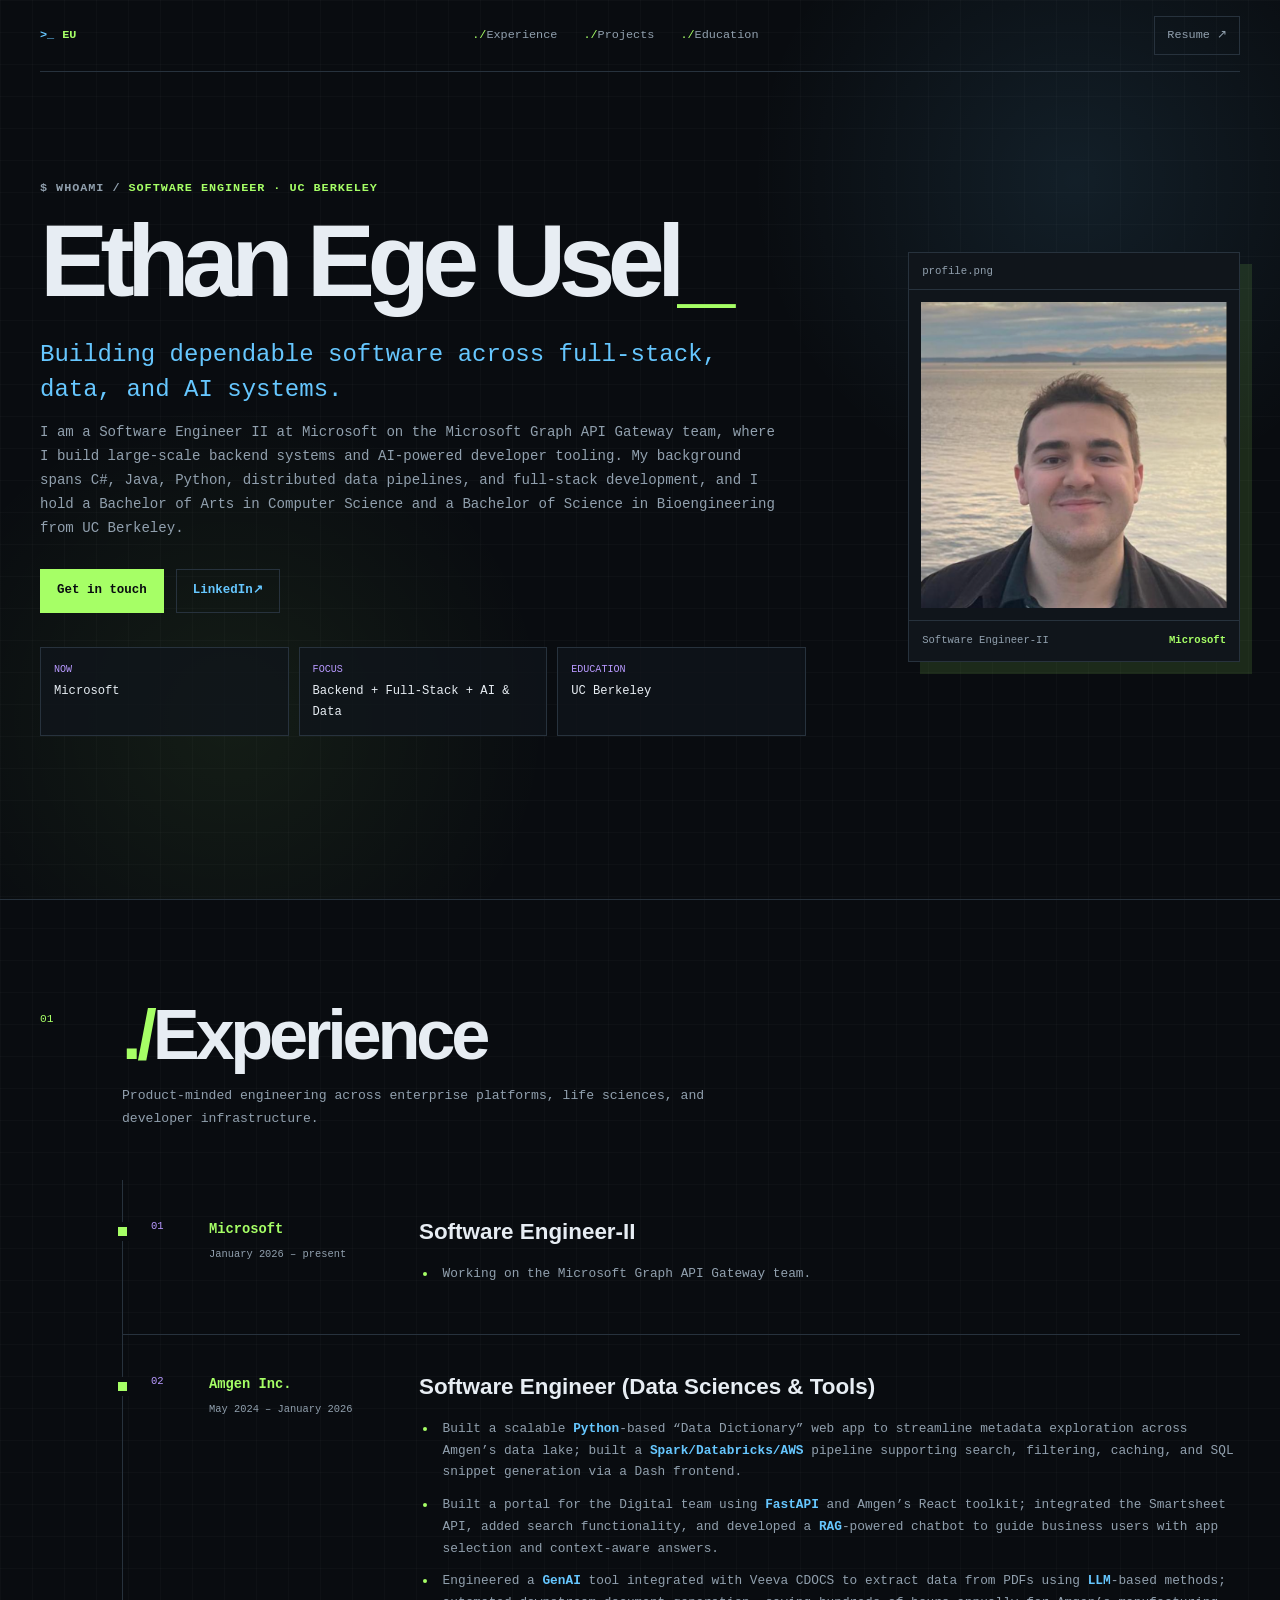
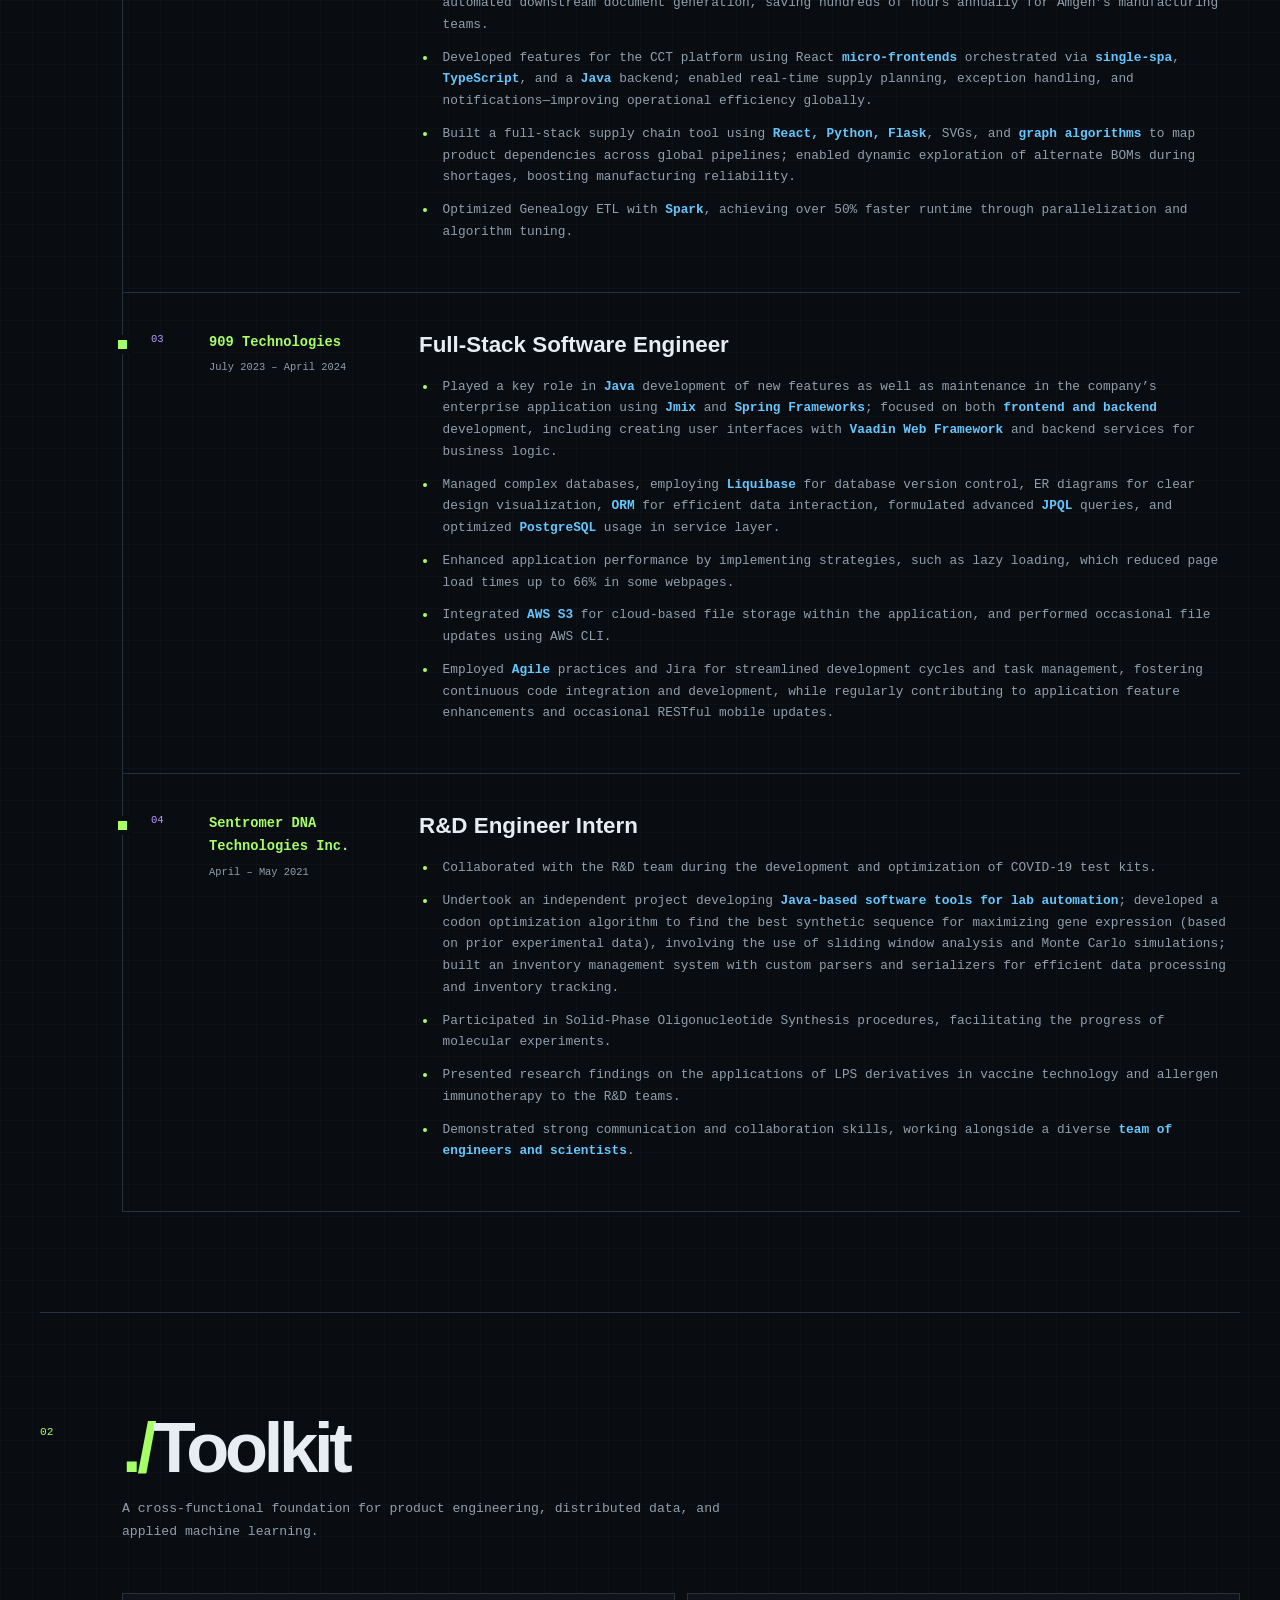
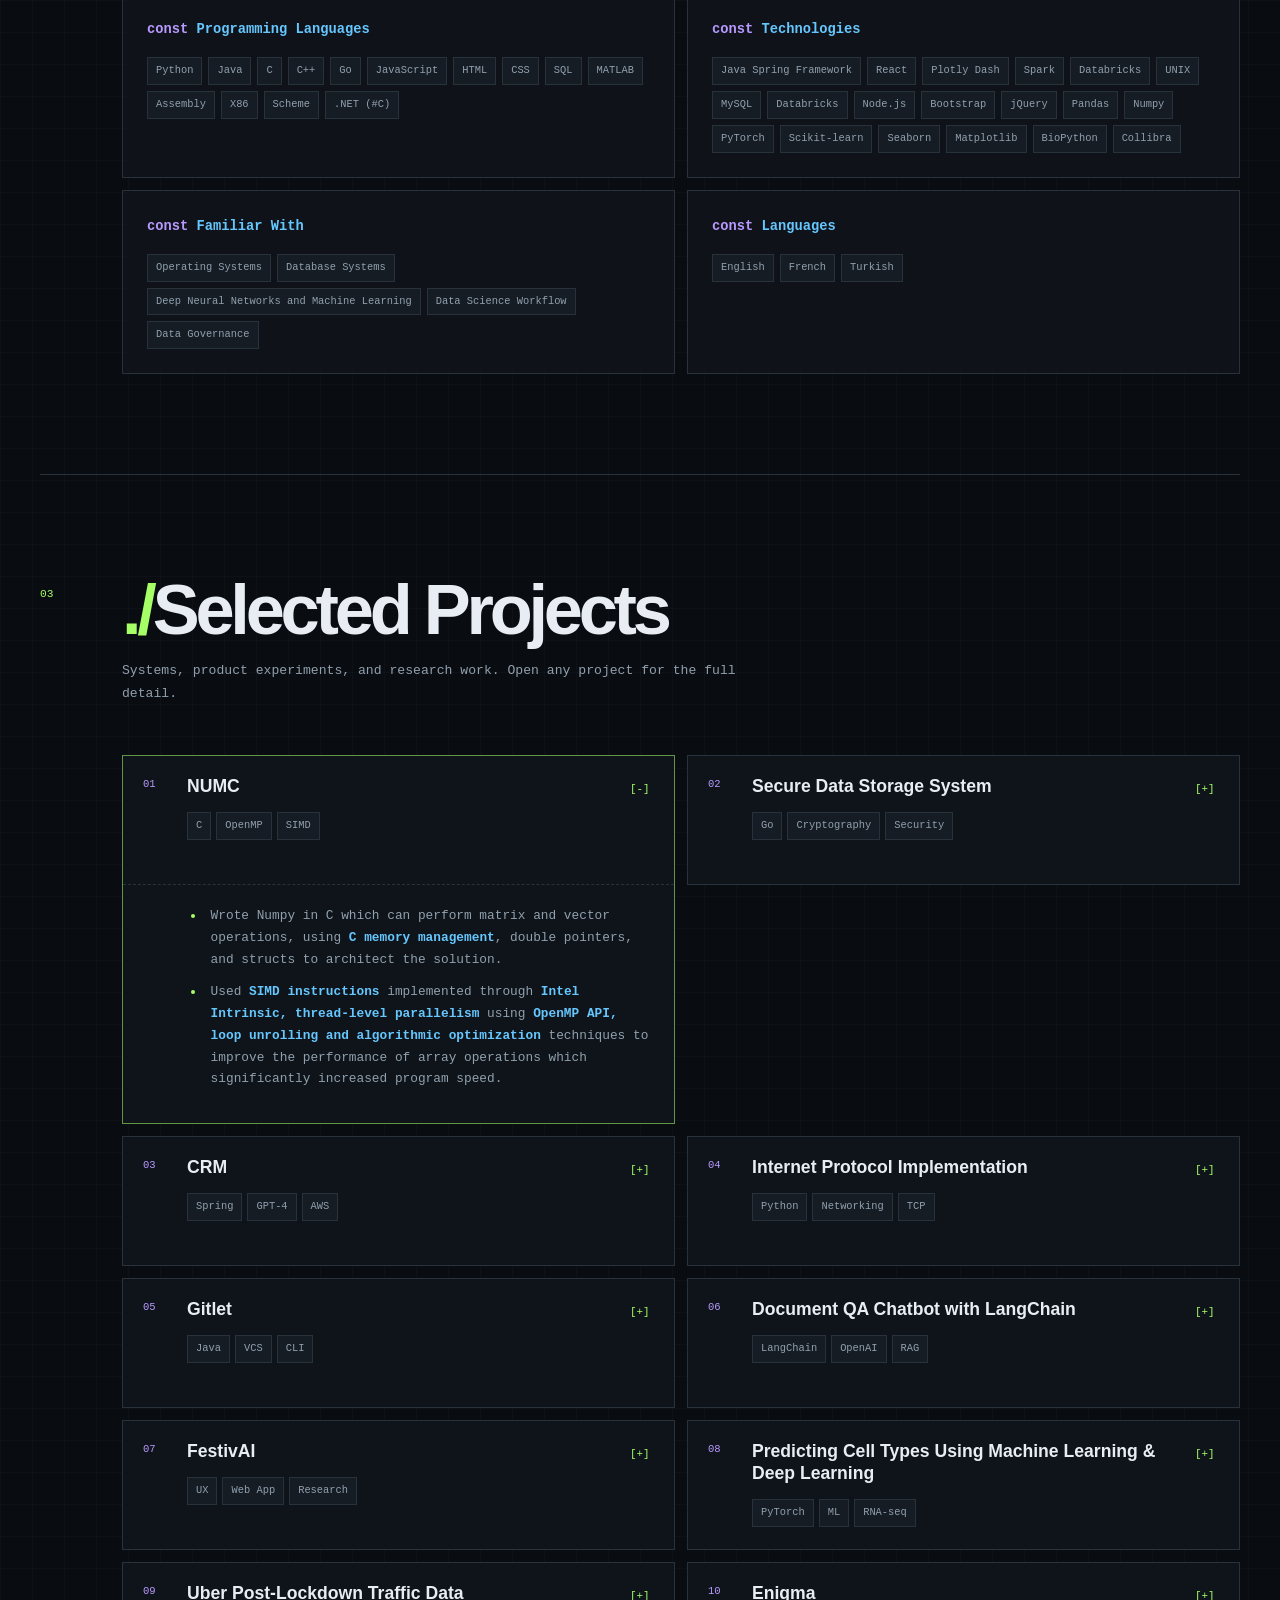
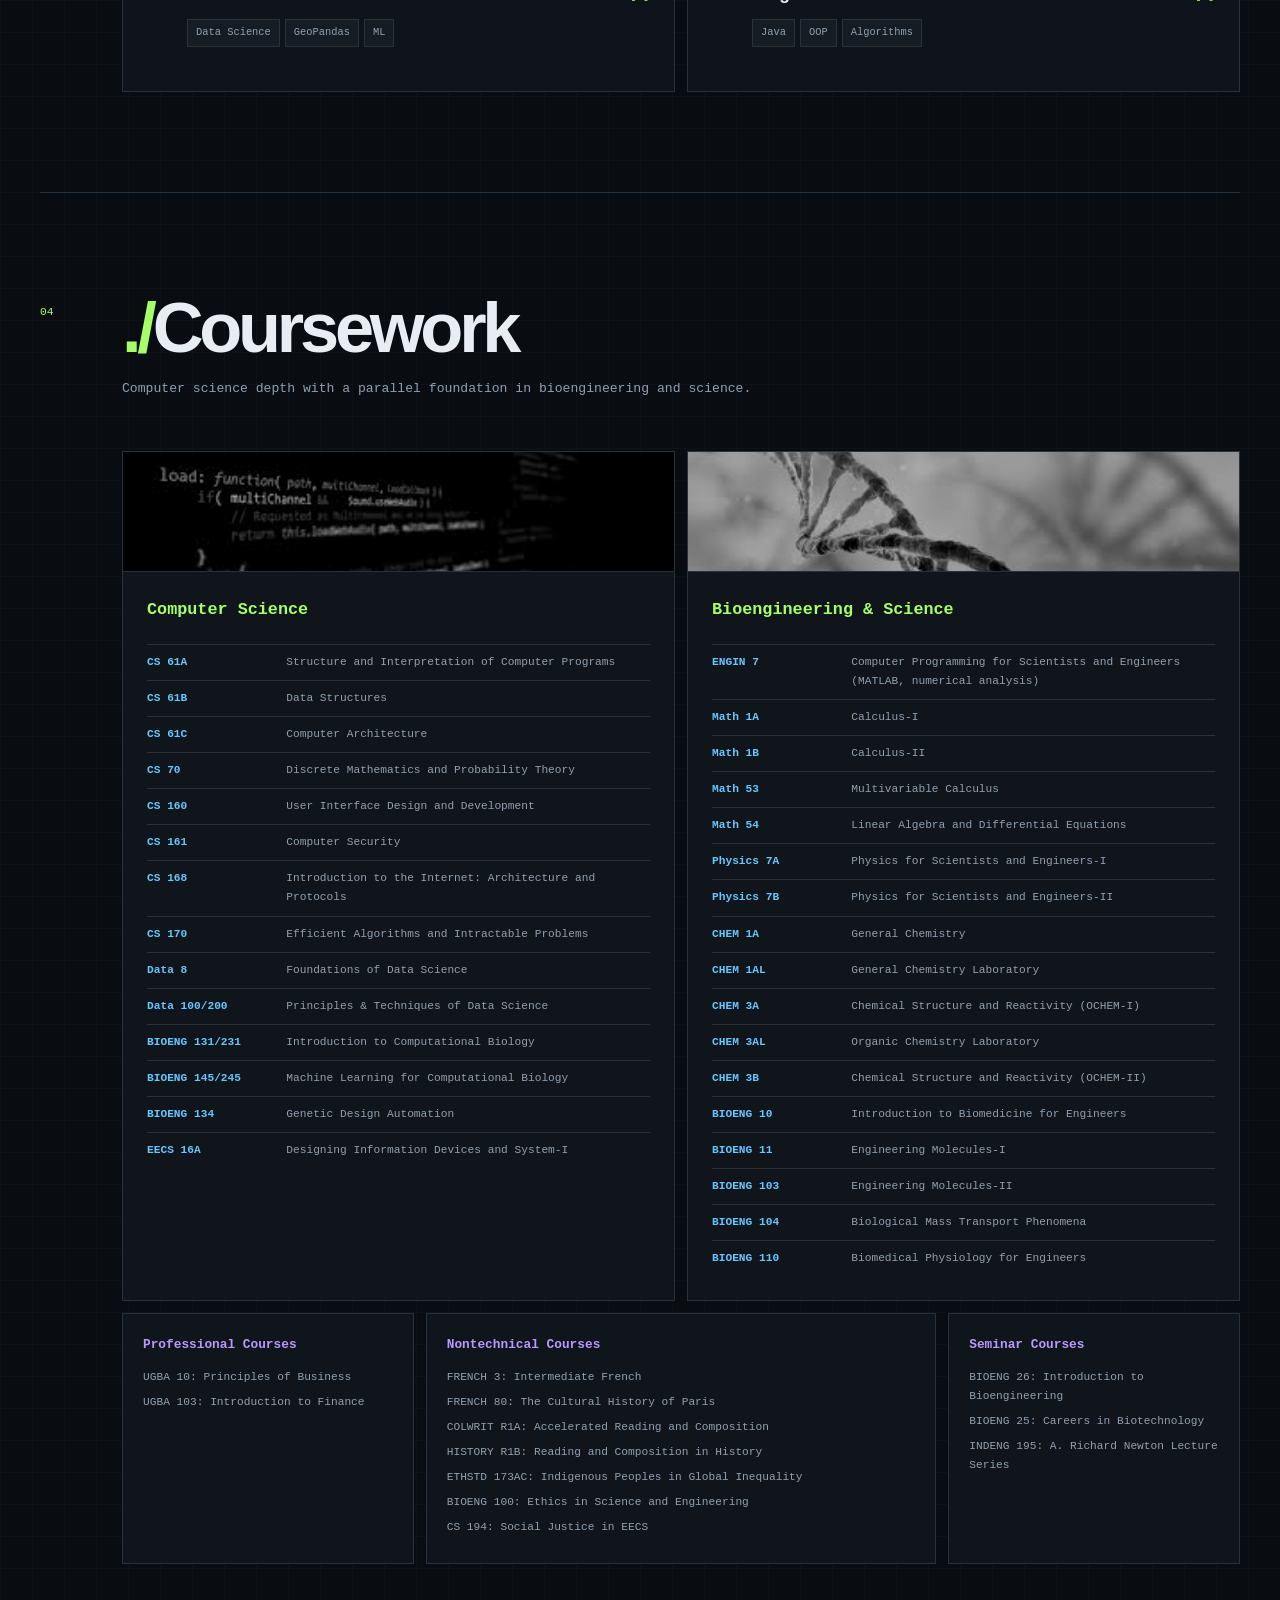
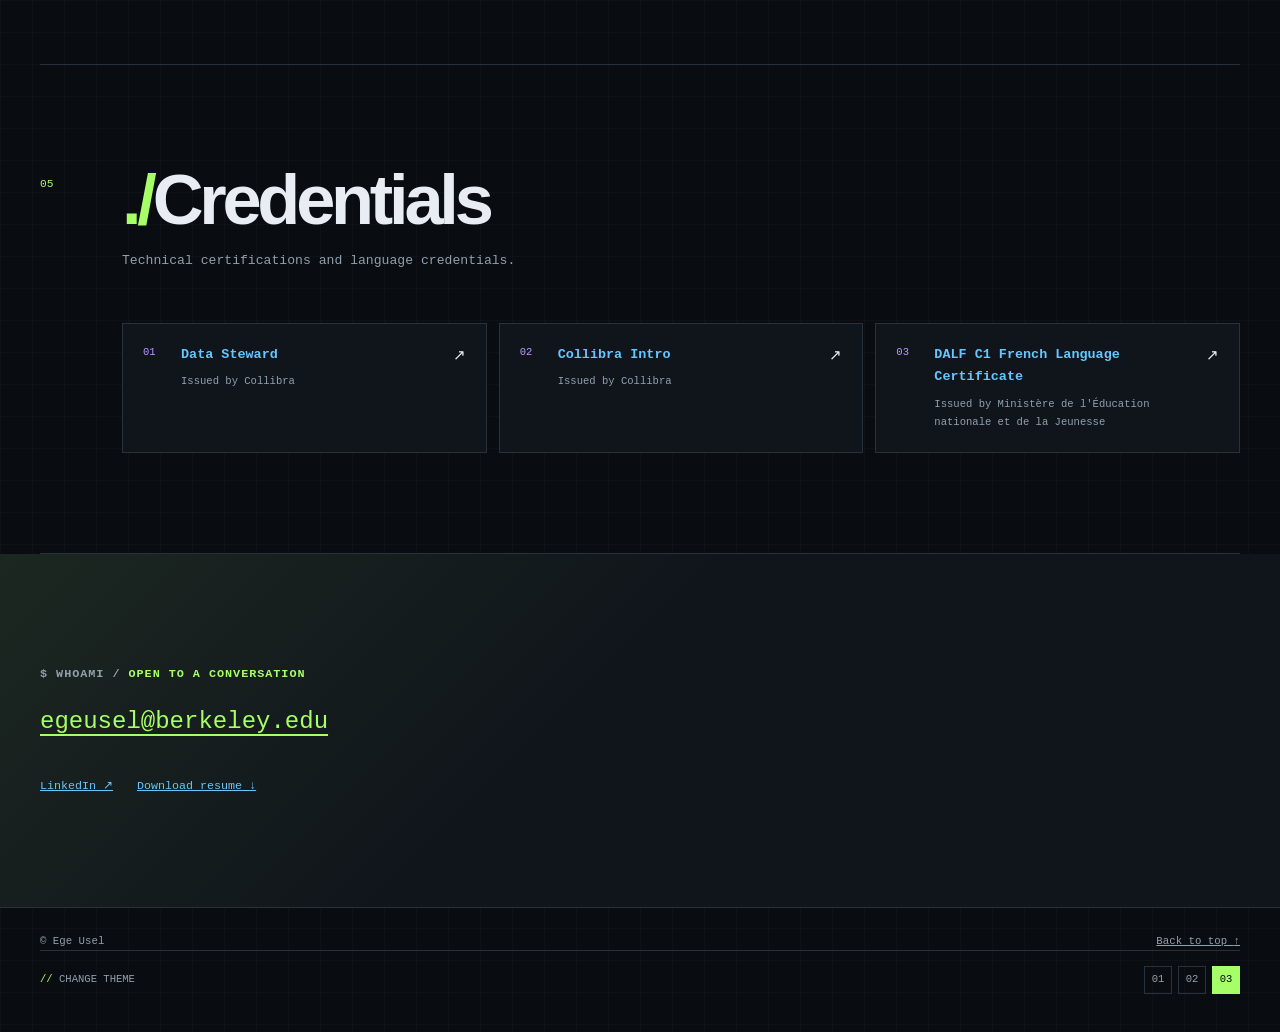
<file: index3.html>
<!doctype html>
<html lang="en">
<head>
    <meta charset="utf-8">
    <meta name="viewport" content="width=device-width, initial-scale=1">
    <meta name="description" content="Ege Usel - software engineer, full-stack developer, and data engineer.">
    <title>Ege Usel | Technical Portfolio</title>
    <style>
        :root {
            --bg: #090c10;
            --panel: #10151b;
            --panel-2: #151c24;
            --ink: #e7edf3;
            --muted: #91a0ae;
            --green: #a6ff66;
            --blue: #66c7ff;
            --purple: #b899ff;
            --line: #27323d;
        }

        * {
            box-sizing: border-box;
        }

        html {
            scroll-behavior: smooth;
        }

        body {
            margin: 0;
            background:
                linear-gradient(rgba(255, 255, 255, 0.018) 1px, transparent 1px),
                linear-gradient(90deg, rgba(255, 255, 255, 0.018) 1px, transparent 1px),
                var(--bg);
            background-size: 32px 32px;
            color: var(--ink);
            font-family: "SFMono-Regular", Consolas, "Liberation Mono", monospace;
            font-size: 15px;
            line-height: 1.7;
        }

        a {
            color: inherit;
        }

        img {
            display: block;
            max-width: 100%;
        }

        :focus-visible {
            outline: 2px solid var(--green);
            outline-offset: 4px;
        }

        ::selection {
            background: var(--green);
            color: var(--bg);
        }

        .shell {
            width: min(1200px, calc(100% - 48px));
            margin-inline: auto;
        }

        .skip-link {
            position: fixed;
            top: 12px;
            left: 12px;
            z-index: 30;
            padding: 8px 12px;
            background: var(--green);
            color: var(--bg);
            transform: translateY(-160%);
        }

        .skip-link:focus {
            transform: none;
        }

        .site-header {
            min-height: 100vh;
            background:
                radial-gradient(circle at 84% 20%, rgba(102, 199, 255, 0.1), transparent 25%),
                radial-gradient(circle at 18% 80%, rgba(166, 255, 102, 0.07), transparent 25%);
            border-bottom: 1px solid var(--line);
        }

        .topbar {
            min-height: 72px;
            display: flex;
            align-items: center;
            justify-content: space-between;
            border-bottom: 1px solid var(--line);
            font-size: 0.74rem;
        }

        .monogram {
            display: inline-flex;
            align-items: center;
            gap: 8px;
            color: var(--green);
            font-weight: 800;
            text-decoration: none;
        }

        .monogram::before {
            content: ">_";
            color: var(--blue);
        }

        .nav-links {
            display: flex;
            gap: 26px;
        }

        .nav-links a,
        .resume-link {
            color: var(--muted);
            text-decoration: none;
        }

        .nav-links a::before {
            content: "./";
            color: var(--green);
        }

        .nav-links a:hover,
        .resume-link:hover {
            color: var(--green);
        }

        .resume-link {
            padding: 8px 12px;
            border: 1px solid var(--line);
        }

        .hero {
            min-height: calc(100vh - 130px);
            display: grid;
            grid-template-columns: minmax(0, 1.5fr) minmax(260px, 0.65fr);
            gap: clamp(45px, 8vw, 110px);
            align-items: center;
            padding-block: 64px;
        }

        .eyebrow {
            margin: 0 0 18px;
            color: var(--green);
            font-size: 0.74rem;
            font-weight: 800;
            letter-spacing: 0.08em;
            text-transform: uppercase;
        }

        .eyebrow::before {
            content: "$ whoami / ";
            color: var(--muted);
        }

        .hero h1 {
            max-width: 800px;
            margin: 0;
            font-family: ui-sans-serif, -apple-system, BlinkMacSystemFont, "Segoe UI", sans-serif;
            font-size: clamp(4rem, 8vw, 8rem);
            letter-spacing: -0.075em;
            line-height: 0.88;
        }

        .hero h1::after {
            content: "_";
            color: var(--green);
            animation: blink 1.1s step-end infinite;
        }

        @keyframes blink {
            50% {
                opacity: 0;
            }
        }

        @media (prefers-reduced-motion: reduce) {
            html {
                scroll-behavior: auto;
            }

            .hero h1::after {
                animation: none;
            }
        }

        .hero-role {
            max-width: 720px;
            margin: 32px 0 14px;
            color: var(--blue);
            font-size: clamp(1.15rem, 2vw, 1.5rem);
            line-height: 1.45;
        }

        .hero-bio {
            max-width: 750px;
            margin: 0;
            color: var(--muted);
            font-size: 0.88rem;
        }

        .hero-actions {
            display: flex;
            flex-wrap: wrap;
            gap: 12px;
            margin-top: 28px;
        }

        .button {
            display: inline-flex;
            align-items: center;
            justify-content: center;
            min-height: 44px;
            padding: 8px 16px;
            border: 1px solid var(--line);
            font-size: 0.78rem;
            font-weight: 800;
            text-decoration: none;
        }

        .button-primary {
            background: var(--green);
            border-color: var(--green);
            color: var(--bg);
        }

        .button-primary:hover {
            background: var(--blue);
            border-color: var(--blue);
        }

        .button-secondary {
            color: var(--blue);
        }

        .button-secondary:hover {
            border-color: var(--blue);
        }

        .quick-facts {
            display: grid;
            grid-template-columns: repeat(3, 1fr);
            gap: 10px;
            margin: 34px 0 0;
        }

        .quick-facts div {
            padding: 13px;
            border: 1px solid var(--line);
            background: rgba(16, 21, 27, 0.74);
        }

        .quick-facts dt {
            color: var(--purple);
            font-size: 0.63rem;
            text-transform: uppercase;
        }

        .quick-facts dd {
            margin: 3px 0 0;
            color: var(--ink);
            font-size: 0.76rem;
        }

        .portrait {
            margin: 0;
            border: 1px solid var(--line);
            background: var(--panel);
            box-shadow: 12px 12px 0 rgba(166, 255, 102, 0.12);
        }

        .portrait::before {
            content: "profile.png";
            display: block;
            padding: 9px 13px;
            border-bottom: 1px solid var(--line);
            color: var(--muted);
            font-size: 0.67rem;
        }

        .portrait-frame {
            padding: 12px;
        }

        .portrait img {
            width: 100%;
            aspect-ratio: 1;
            object-fit: cover;
        }

        .portrait figcaption {
            display: flex;
            justify-content: space-between;
            gap: 10px;
            padding: 11px 13px;
            border-top: 1px solid var(--line);
            color: var(--muted);
            font-size: 0.66rem;
        }

        .portrait figcaption strong {
            color: var(--green);
        }

        .concept-note {
            min-height: 58px;
            display: flex;
            align-items: center;
            justify-content: space-between;
            border-top: 1px solid var(--line);
            color: var(--muted);
            font-size: 0.66rem;
            text-transform: uppercase;
        }

        .concept-note > span::before {
            content: "// ";
            color: var(--green);
        }

        .concept-switcher {
            display: flex;
            align-items: center;
            gap: 6px;
        }

        .concept-switcher a {
            width: 28px;
            height: 28px;
            display: grid;
            place-items: center;
            border: 1px solid var(--line);
            color: var(--muted);
            text-decoration: none;
        }

        .concept-switcher a[aria-current="page"] {
            background: var(--green);
            border-color: var(--green);
            color: var(--bg);
        }

        .section {
            padding-block: 100px;
            border-bottom: 1px solid var(--line);
        }

        .section-heading {
            display: grid;
            grid-template-columns: 58px minmax(0, 1fr);
            gap: 24px;
            margin-bottom: 50px;
        }

        .section-number {
            padding-top: 10px;
            color: var(--green);
            font-size: 0.7rem;
        }

        .section-heading h2 {
            margin: 0;
            font-family: ui-sans-serif, -apple-system, BlinkMacSystemFont, "Segoe UI", sans-serif;
            font-size: clamp(2.8rem, 5.5vw, 5.2rem);
            letter-spacing: -0.06em;
            line-height: 1;
        }

        .section-heading h2::before {
            content: "./";
            color: var(--green);
        }

        .section-heading p {
            max-width: 650px;
            margin: 15px 0 0;
            color: var(--muted);
            font-size: 0.82rem;
        }

        .skill-grid {
            display: grid;
            grid-template-columns: repeat(2, 1fr);
            gap: 12px;
            margin-left: 82px;
        }

        .skill-group {
            padding: 24px;
            border: 1px solid var(--line);
            background: rgba(16, 21, 27, 0.82);
        }

        .skill-group h3 {
            margin: 0 0 16px;
            color: var(--blue);
            font-size: 0.86rem;
        }

        .skill-group h3::before {
            content: "const ";
            color: var(--purple);
        }

        .tag-list {
            display: flex;
            flex-wrap: wrap;
            gap: 6px;
        }

        .tag-list span,
        .project-tags span {
            padding: 4px 8px;
            border: 1px solid var(--line);
            background: var(--panel-2);
            color: var(--muted);
            font-size: 0.65rem;
        }

        .timeline {
            position: relative;
            margin-left: 82px;
            border-left: 1px solid var(--line);
        }

        .role {
            position: relative;
            display: grid;
            grid-template-columns: 38px 190px minmax(0, 1fr);
            gap: 20px;
            padding: 38px 0 38px 28px;
            border-bottom: 1px solid var(--line);
        }

        .role::before {
            content: "";
            position: absolute;
            top: 47px;
            left: -5px;
            width: 9px;
            height: 9px;
            background: var(--green);
            box-shadow: 0 0 0 5px var(--bg);
        }

        .role-index,
        .project-index,
        .credential-index {
            color: var(--purple);
            font-size: 0.66rem;
        }

        .role-meta p {
            margin: 0;
        }

        .role-company {
            color: var(--green);
            font-size: 0.86rem;
            font-weight: 800;
        }

        .role-date {
            margin-top: 5px !important;
            color: var(--muted);
            font-size: 0.65rem;
        }

        .role-content h3 {
            margin: 0 0 17px;
            color: var(--ink);
            font-family: ui-sans-serif, -apple-system, BlinkMacSystemFont, "Segoe UI", sans-serif;
            font-size: 1.4rem;
            line-height: 1.25;
        }

        .bullet-list {
            margin: 0;
            padding-left: 1.1rem;
            color: var(--muted);
            font-size: 0.8rem;
        }

        .bullet-list li {
            margin-bottom: 11px;
            padding-left: 6px;
        }

        .bullet-list li::marker {
            color: var(--green);
        }

        .bullet-list strong {
            color: var(--blue);
        }

        code {
            color: var(--green);
            font-family: inherit;
        }

        .project-grid {
            display: grid;
            grid-template-columns: repeat(2, 1fr);
            gap: 12px;
            margin-left: 82px;
        }

        .project {
            align-self: start;
            border: 1px solid var(--line);
            background: rgba(16, 21, 27, 0.86);
        }

        .project[open] {
            border-color: rgba(166, 255, 102, 0.55);
        }

        .project summary {
            display: grid;
            grid-template-columns: 32px minmax(0, 1fr) 24px;
            gap: 12px;
            min-height: 128px;
            padding: 20px;
            cursor: pointer;
            list-style: none;
        }

        .project summary::-webkit-details-marker {
            display: none;
        }

        .project-name {
            display: block;
            color: var(--ink);
            font-family: ui-sans-serif, -apple-system, BlinkMacSystemFont, "Segoe UI", sans-serif;
            font-size: 1.1rem;
            font-weight: 750;
            line-height: 1.25;
        }

        .project-tags {
            display: flex;
            flex-wrap: wrap;
            gap: 5px;
            margin-top: 14px;
        }

        .expand-icon::before {
            content: "[+]";
            color: var(--green);
            font-size: 0.68rem;
        }

        .project[open] .expand-icon::before {
            content: "[-]";
        }

        .project-body {
            padding: 0 20px 22px 64px;
            border-top: 1px dashed var(--line);
        }

        .project-body .bullet-list {
            padding-top: 20px;
        }

        .education-grid {
            display: grid;
            grid-template-columns: repeat(2, minmax(0, 1fr));
            gap: 12px;
            margin-left: 82px;
        }

        .education-card {
            border: 1px solid var(--line);
            background: var(--panel);
        }

        .education-image {
            height: 120px;
            overflow: hidden;
            border-bottom: 1px solid var(--line);
        }

        .education-image img {
            width: 100%;
            height: 100%;
            object-fit: cover;
            filter: grayscale(1) contrast(1.15) brightness(0.7);
        }

        .education-content {
            padding: 24px;
        }

        .education-content h3 {
            margin: 0 0 20px;
            color: var(--green);
            font-size: 1.05rem;
        }

        .course-list,
        .additional-grid ul {
            margin: 0;
            padding: 0;
            list-style: none;
            font-size: 0.7rem;
        }

        .course-list li {
            display: grid;
            grid-template-columns: minmax(90px, 0.35fr) 1fr;
            gap: 12px;
            padding: 8px 0;
            border-top: 1px solid var(--line);
        }

        .course-list strong {
            color: var(--blue);
        }

        .course-list span,
        .additional-grid li {
            color: var(--muted);
        }

        .additional-grid {
            display: grid;
            grid-template-columns: 0.8fr 1.4fr 0.8fr;
            gap: 12px;
            margin: 12px 0 0 82px;
        }

        .additional-grid article {
            padding: 20px;
            border: 1px solid var(--line);
            background: var(--panel);
        }

        .additional-grid h3 {
            margin: 0 0 12px;
            color: var(--purple);
            font-size: 0.8rem;
        }

        .additional-grid li {
            margin-bottom: 6px;
        }

        .credential-grid {
            display: grid;
            grid-template-columns: repeat(3, 1fr);
            gap: 12px;
            margin-left: 82px;
        }

        .credential-card {
            display: grid;
            grid-template-columns: 26px minmax(0, 1fr) auto;
            gap: 12px;
            min-height: 130px;
            padding: 20px;
            border: 1px solid var(--line);
            background: var(--panel);
            text-decoration: none;
        }

        .credential-card:hover {
            border-color: var(--green);
        }

        .credential-card strong,
        .credential-card small {
            display: block;
        }

        .credential-card strong {
            color: var(--blue);
            font-size: 0.84rem;
        }

        .credential-card small {
            margin-top: 7px;
            color: var(--muted);
            font-size: 0.66rem;
        }

        .contact-section {
            padding-block: 110px;
            background:
                linear-gradient(135deg, rgba(166, 255, 102, 0.08), transparent 45%),
                var(--panel);
            border-bottom: 1px solid var(--line);
        }

        .contact-inner h2 {
            max-width: 850px;
            margin: 0 0 25px;
            font-family: ui-sans-serif, -apple-system, BlinkMacSystemFont, "Segoe UI", sans-serif;
            font-size: clamp(3rem, 7vw, 6.5rem);
            letter-spacing: -0.07em;
            line-height: 0.95;
        }

        .contact-inner > a {
            color: var(--green);
            font-size: clamp(1rem, 2.6vw, 1.5rem);
            text-underline-offset: 6px;
        }

        .contact-links {
            display: flex;
            gap: 24px;
            margin-top: 34px;
            color: var(--blue);
            font-size: 0.73rem;
        }

        .site-footer {
            padding-block: 24px;
            color: var(--muted);
            font-size: 0.67rem;
        }

        .site-footer .shell {
            display: flex;
            justify-content: space-between;
        }

        @media (max-width: 900px) {
            .hero {
                grid-template-columns: 1fr;
            }

            .portrait {
                width: min(100%, 390px);
            }

            .skill-grid,
            .timeline,
            .project-grid,
            .education-grid,
            .additional-grid,
            .credential-grid {
                margin-left: 0;
            }
        }

        @media (max-width: 690px) {
            .shell {
                width: min(100% - 28px, 1200px);
            }

            .nav-links {
                display: none;
            }

            .hero h1 {
                font-size: clamp(3.5rem, 18vw, 6rem);
            }

            .quick-facts,
            .skill-grid,
            .project-grid,
            .education-grid,
            .additional-grid,
            .credential-grid {
                grid-template-columns: 1fr;
            }

            .concept-note {
                align-items: flex-start;
                flex-direction: column;
                gap: 12px;
                padding-block: 14px;
            }

            .section {
                padding-block: 72px;
            }

            .section-heading {
                grid-template-columns: 1fr;
                gap: 5px;
            }

            .role {
                grid-template-columns: 28px minmax(0, 1fr);
                gap: 10px;
                padding-left: 20px;
            }

            .role-meta,
            .role-content {
                grid-column: 2;
            }

            .project-body {
                padding-left: 52px;
            }

            .course-list li {
                grid-template-columns: 1fr;
                gap: 1px;
            }
        }

        @media print {
            .topbar,
            .concept-note,
            .hero-actions,
            .contact-section,
            .site-footer {
                display: none;
            }

            body,
            .site-header,
            .skill-group,
            .project,
            .education-card,
            .additional-grid article,
            .credential-card {
                background: #fff;
                color: #111;
            }

            .site-header {
                min-height: auto;
            }

            .hero,
            .section {
                padding-block: 24px;
            }
        }
    </style>
</head>
<body data-concept="3" data-concept-name="Technical" data-profile-photo="linkedInProfile.png">
    <div id="app"></div>
    <script src="resume-data.js?v=15"></script>
</body>
</html>
</file>
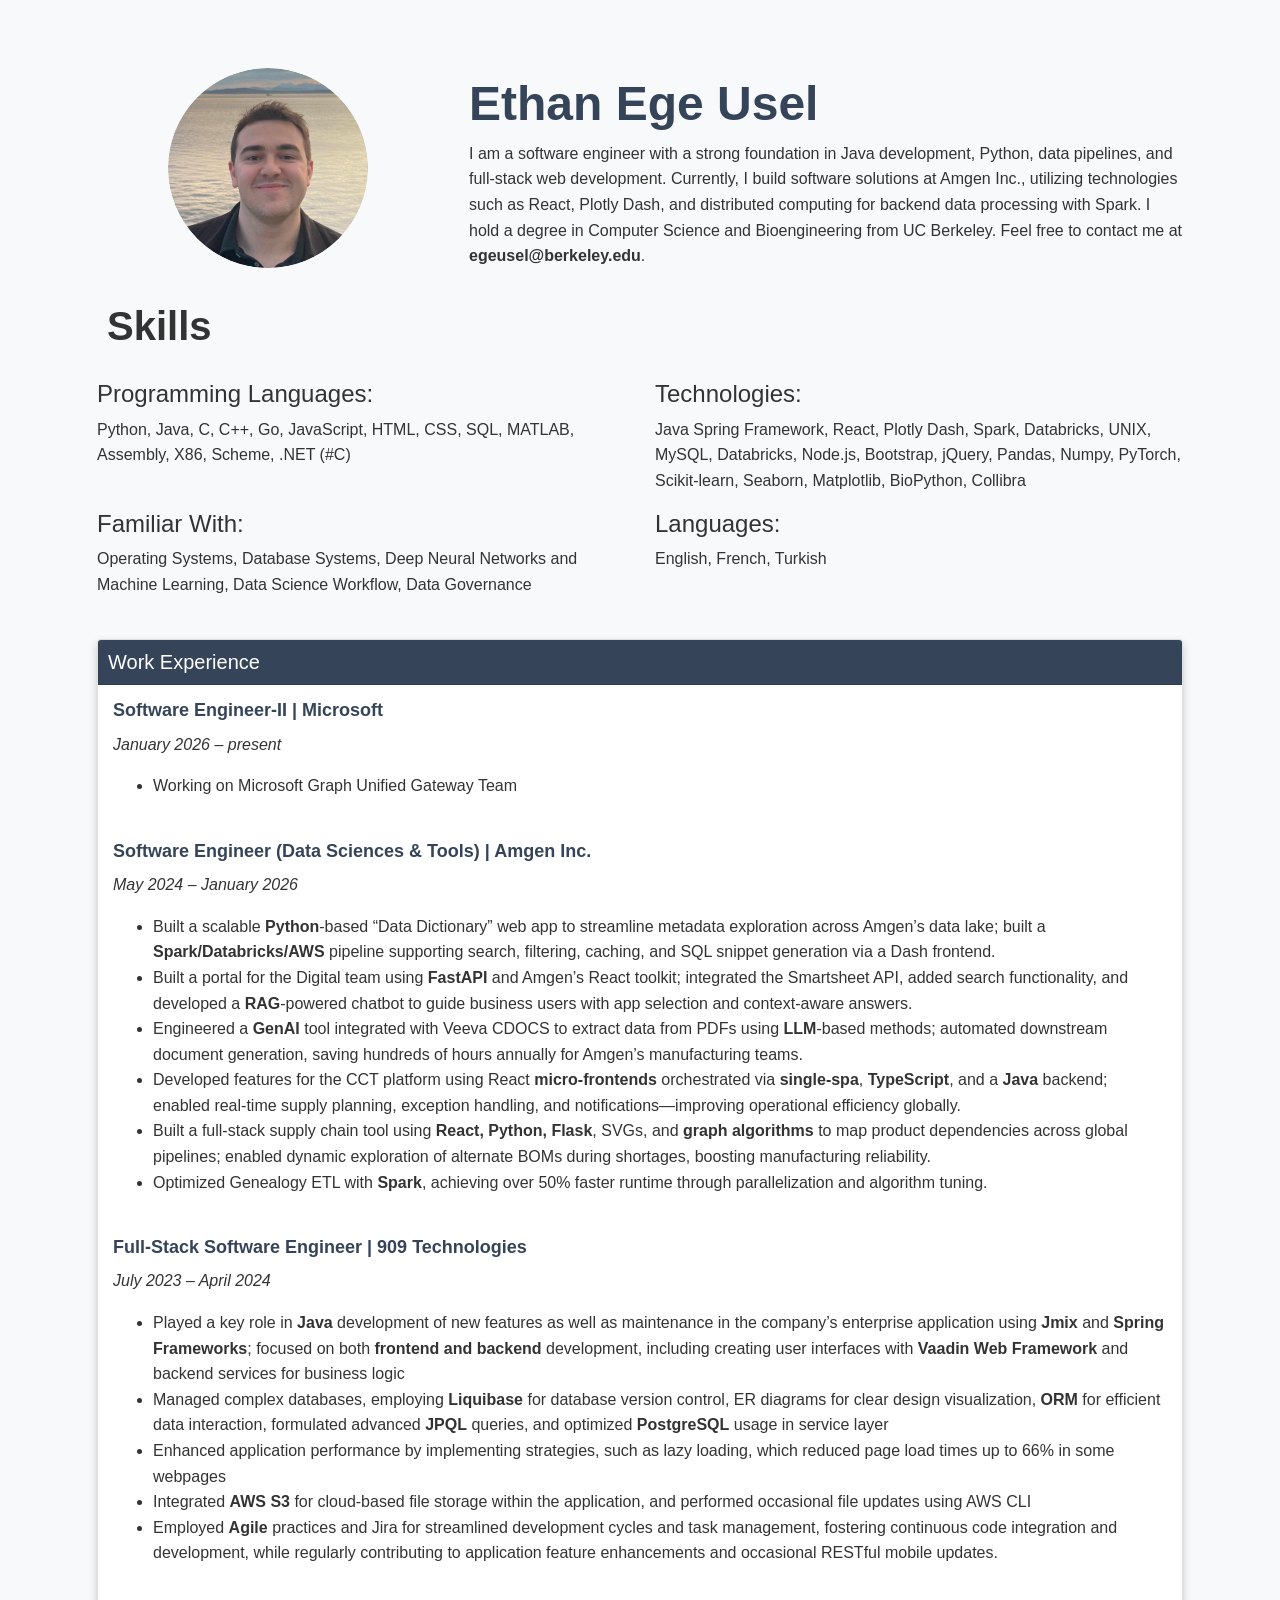
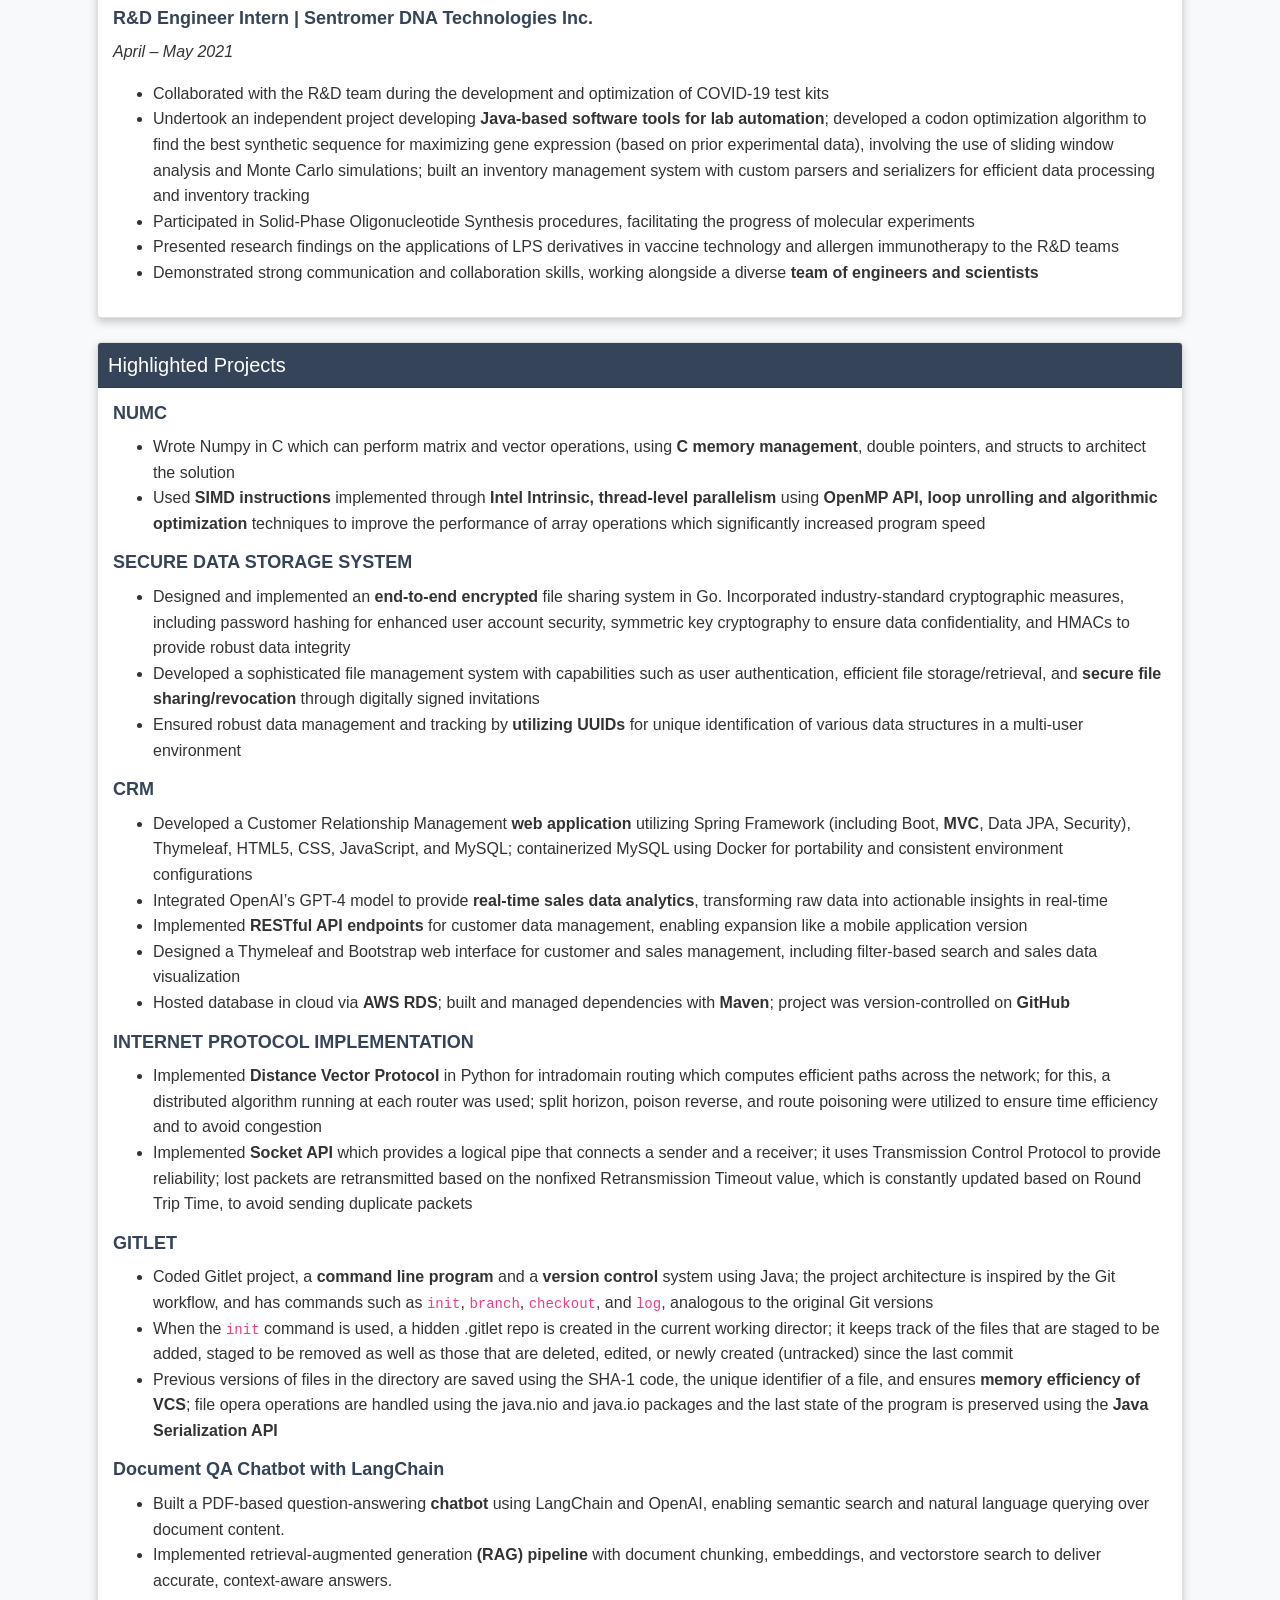
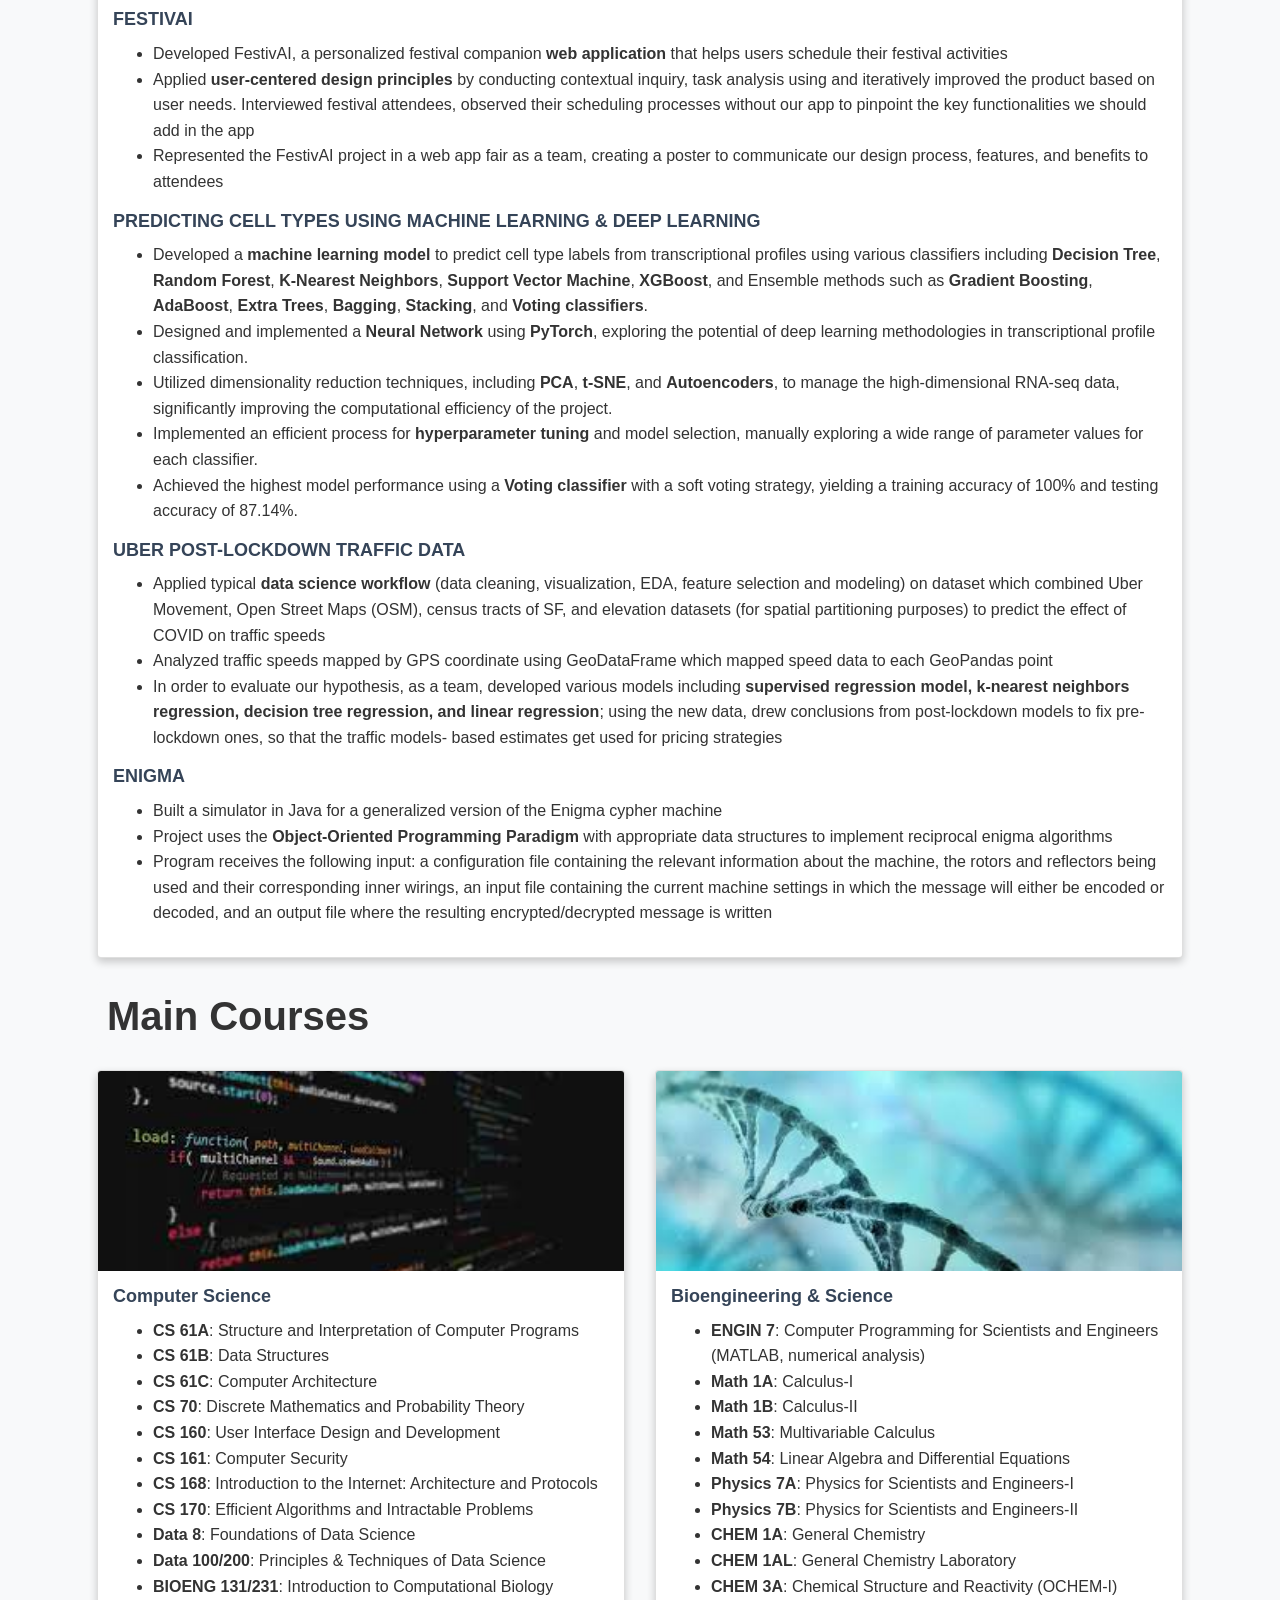
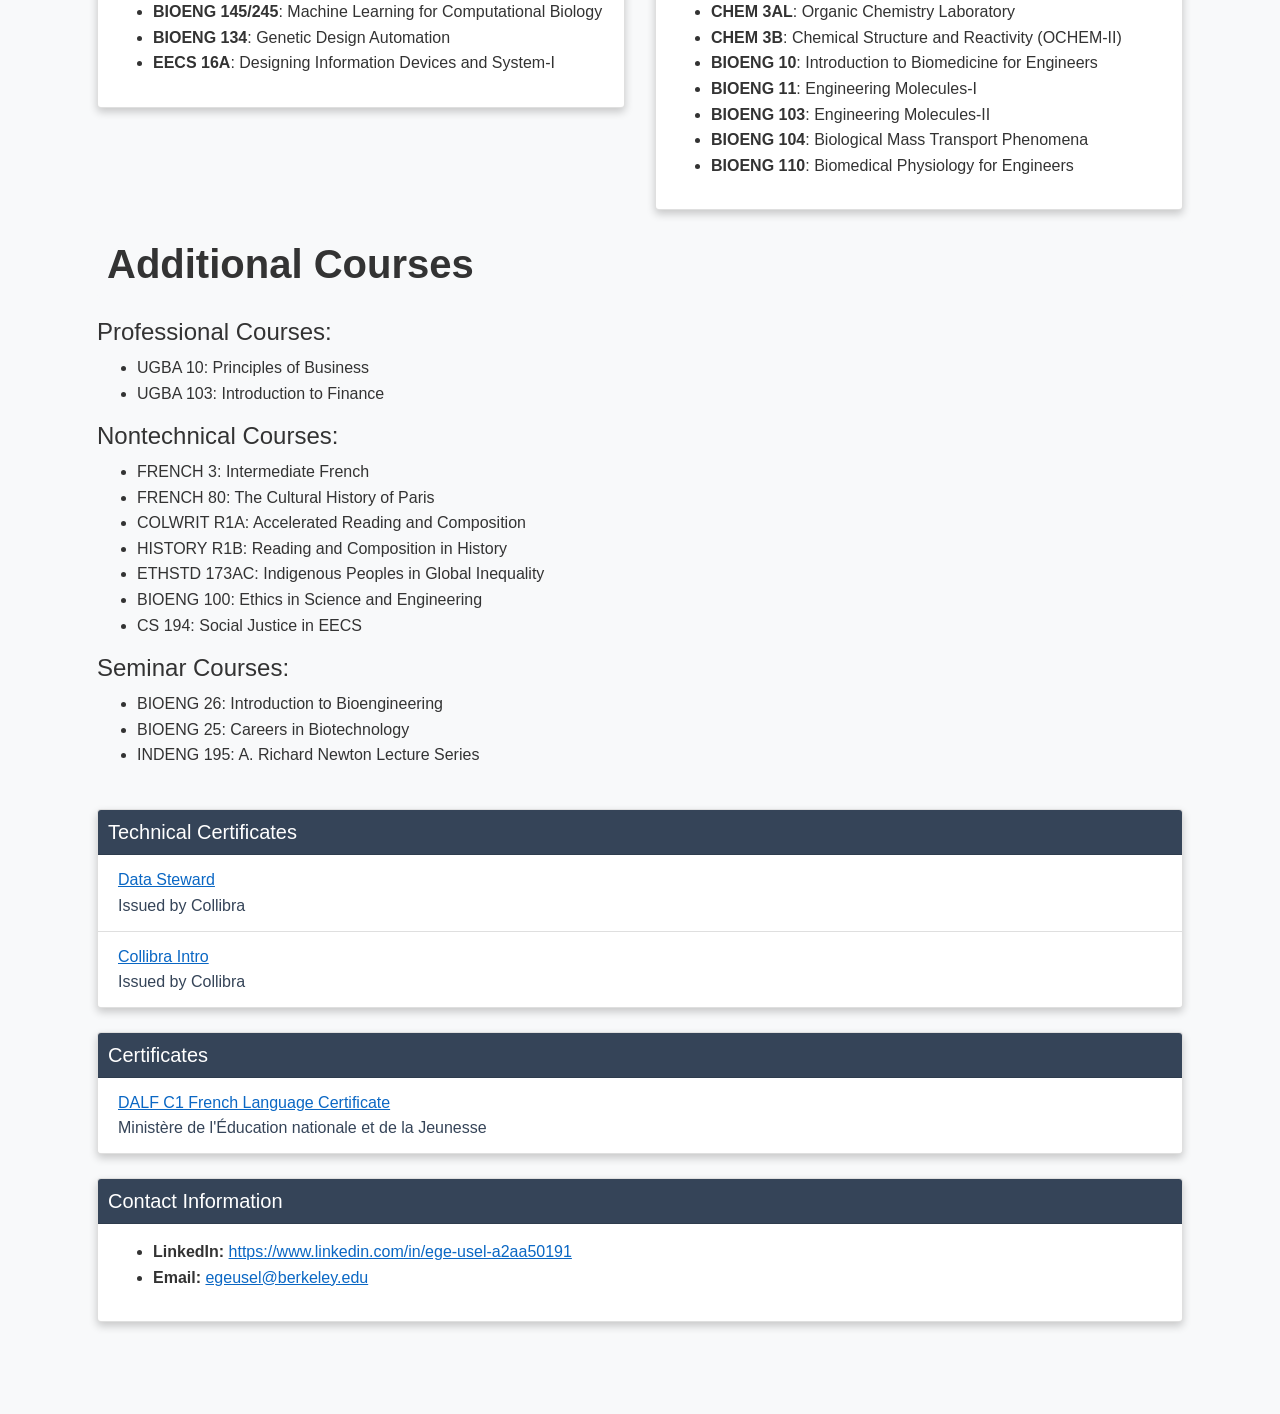
<file: indexOld.html>
<!doctype html>
<html lang="en">
<head>
    <meta charset="utf-8">
    <meta name="viewport" content="width=device-width, initial-scale=1">
    <link href="https://stackpath.bootstrapcdn.com/bootstrap/4.3.1/css/bootstrap.min.css" rel="stylesheet">
    <link href="styles.css" rel="stylesheet">
    <title>Ege Usel</title>
</head>
<body>
    <div class="container my-5">
        <div class="row align-items-center">
            <div class="col-lg-4 mb-4">
                <img src="profilePhoto.png" alt="Ege profile picture" class="profile-img img-fluid">
            </div>
            <div class="col-lg-8">
                <section id="hero">
                    <h1 class="hero-title">Ethan Ege Usel</h1>
                    <!-- <p class="hero-subtitle">Computer Science and Bioengineering double major at UC Berkeley</p> -->
                    <p>
                        I am a software engineer with a strong foundation in Java development, Python, data pipelines, and full-stack web development. Currently, I build software solutions at Amgen Inc.,
                        utilizing technologies such as React, Plotly Dash, and distributed computing for backend data processing with Spark. I hold a degree in Computer Science and Bioengineering from UC Berkeley.
                        Feel free to contact me at <b>egeusel@berkeley.edu</b>.
                    </p>
                </section>
            </div>
        </div>
        <section id="skills">
            <h2 class="main-title">Skills</h2>
            <div class="row">
                <div class="col-md-6">
                    <h4>Programming Languages:</h4>
                    <p>Python, Java, C, C++, Go, JavaScript, HTML, CSS, SQL, MATLAB, Assembly, X86, Scheme, .NET (#C)</p>
                </div>
                <div class="col-md-6">
                    <h4>Technologies:</h4>
                    <p>Java Spring Framework, React, Plotly Dash, Spark, Databricks, UNIX, MySQL, Databricks, Node.js, Bootstrap, jQuery, Pandas, Numpy, PyTorch, Scikit-learn, Seaborn, Matplotlib, BioPython, Collibra</p>
                </div>
                <div class="col-md-6">
                    <h4>Familiar With:</h4>
                    <p>Operating Systems, Database Systems, Deep Neural Networks and Machine Learning, Data Science Workflow, Data Governance</p>
                </div>
                <div class="col-md-6">
                    <h4>Languages:</h4>
                    <p>English, French, Turkish </p>
                </div>
            </div>
        </section>
        <br>

        <div class="card mb-4">
            <h3 class="card-header">Work Experience</h3>
            <div class="card-body">
                
                <h4 class="card-title">Software Engineer-II | Microsoft</h4>
                <p><i>January 2026 – present</i></p>
                <ul>
                    <li> Working on Microsoft Graph Unified Gateway Team</li>
                </ul>
                <br>
                
                <h4 class="card-title">Software Engineer (Data Sciences & Tools) | Amgen Inc.</h4>
                <p><i>May 2024 – January 2026</i></p>
                <ul>
                    <li>Built a scalable <b>Python</b>-based “Data Dictionary” web app to streamline metadata exploration across Amgen’s data lake; built a <b>Spark/Databricks/AWS</b> pipeline supporting search, filtering, caching, and SQL snippet generation via a Dash frontend.</li>
                    <li>Built a portal for the Digital team using <b>FastAPI</b> and Amgen’s React toolkit; integrated the Smartsheet API, added search functionality, and developed a <b>RAG</b>-powered chatbot to guide business users with app selection and context-aware answers.</li>
                    <li>Engineered a <b>GenAI</b> tool integrated with Veeva CDOCS to extract data from PDFs using <b>LLM</b>-based methods; automated downstream document generation, saving hundreds of hours annually for Amgen’s manufacturing teams.</li>
                    <li>Developed features for the CCT platform using React <b>micro-frontends</b> orchestrated via <b>single-spa</b>, <b>TypeScript</b>, and a <b>Java</b> backend; enabled real-time supply planning, exception handling, and notifications—improving operational efficiency globally.</li>
                    <li>Built a full-stack supply chain tool using <b>React, Python, Flask</b>, SVGs, and <b>graph algorithms</b> to map product dependencies across global pipelines; enabled dynamic exploration of alternate BOMs during shortages, boosting manufacturing reliability.</li>
                    <li>Optimized Genealogy ETL with <b>Spark</b>, achieving over 50% faster runtime through parallelization and algorithm tuning.</li>
                </ul>
                <br>

                <h4 class="card-title">Full-Stack Software Engineer | 909 Technologies</h4>
                <p><i>July 2023 – April 2024</i></p>
                <ul>
                    <li>Played a key role in <b>Java</b> development of new features as well as maintenance in the company’s enterprise application using <b>Jmix</b> and <b>Spring Frameworks</b>; focused on both <b>frontend and backend</b> development, including creating user interfaces with <b>Vaadin Web Framework</b> and backend services for business logic</li>


                    <li>Managed complex databases, employing <b>Liquibase</b> for database version control, ER diagrams for clear design visualization, <b>ORM</b> for efficient data interaction, formulated advanced <b>JPQL</b> queries, and optimized <b>PostgreSQL</b> usage in service layer</li>



                    <li>Enhanced application performance by implementing strategies, such as lazy loading, which reduced page load times up to 66% in some webpages</li>

                    <li>Integrated <b>AWS S3</b> for cloud-based file storage within the application, and performed occasional file updates using AWS CLI</li>

                    <li>Employed <b>Agile</b> practices and Jira for streamlined development cycles and task management, fostering continuous code integration and development, while regularly contributing to application feature enhancements and occasional RESTful mobile updates.</li>
                </ul>
                <br>

                <h4 class="card-title">R&D Engineer Intern | Sentromer DNA Technologies Inc.</h4>
                <p><i>April – May 2021</i></p>
                <ul>
                    <li>Collaborated with the R&D team during the development and optimization of COVID-19 test kits</li>
                    <li>Undertook an independent project developing <b>Java-based software tools for lab automation</b>; developed a codon optimization algorithm to find the
                    best synthetic sequence for maximizing gene expression (based on prior experimental data), involving the use of sliding window analysis and Monte
                    Carlo simulations; built an inventory management system with custom parsers and serializers for efficient data processing and inventory tracking</li>
                    <li>Participated in Solid-Phase Oligonucleotide Synthesis procedures, facilitating the progress of molecular experiments</li>
                    <li>Presented research findings on the applications of LPS derivatives in vaccine technology and allergen immunotherapy to the R&D teams</li>
                    <li>Demonstrated strong communication and collaboration skills, working alongside a diverse <b>team of engineers and scientists</b></li>
                </ul>


            </div>
        </div>

        


        <div class="card mb-4">
            <h3 class="card-header">Highlighted Projects</h3>
            <div class="card-body">

                <h4 class="card-title">NUMC</h4>
                <ul>
                    <li>Wrote Numpy in C which can perform matrix and vector operations, using <b>C memory management</b>, double pointers, and structs to architect the solution</li>
                    <li>Used <b>SIMD instructions</b> implemented through <b>Intel Intrinsic, thread-level parallelism</b> using <b>OpenMP API, loop unrolling and algorithmic optimization</b>
                        techniques to improve the performance of array operations which significantly increased program speed</li>
                </ul>

                <h4 class="card-title">SECURE DATA STORAGE SYSTEM</h4>
                <ul>
                    <li>Designed and implemented an <b>end-to-end encrypted</b> file sharing system in Go. Incorporated industry-standard cryptographic measures, including password hashing for 
                        enhanced user account security, symmetric key cryptography to ensure data confidentiality, and HMACs to provide robust data integrity</li>
                    <li>Developed a sophisticated file management system with capabilities such as user authentication, efficient file storage/retrieval, and <b>secure file sharing/revocation</b>
                         through digitally signed invitations</li>
                    <li>Ensured robust data management and tracking by <b>utilizing UUIDs</b> for unique identification of various data structures in a multi-user environment</li>
                </ul>

                <h4 class="card-title">CRM</h4>
                <ul>
                    <li>Developed a Customer Relationship Management <b>web application</b> utilizing Spring Framework (including Boot, <b>MVC</b>, Data JPA, Security), Thymeleaf, HTML5, CSS, JavaScript, and MySQL; containerized MySQL using Docker for portability and consistent environment configurations</li>
                    <li>Integrated OpenAI’s GPT-4 model to provide <b>real-time sales data analytics</b>, transforming raw data into actionable insights in real-time</li>
                    <li>Implemented <b>RESTful API endpoints</b> for customer data management, enabling expansion like a mobile application version</li>
                    <li>Designed a Thymeleaf and Bootstrap web interface for customer and sales management, including filter-based search and sales data visualization</li>
                    <li>Hosted database in cloud via <b>AWS RDS</b>; built and managed dependencies with <b>Maven</b>; project was version-controlled on <b>GitHub</b></li>
                </ul>

                <h4 class="card-title">INTERNET PROTOCOL IMPLEMENTATION</h4>
                <ul>
                    <li>Implemented <b>Distance Vector Protocol</b> in Python for intradomain routing which computes efficient paths across the network; for this, a distributed algorithm running 
                        at each router was used; split horizon, poison reverse, and route poisoning were utilized to ensure time efficiency and to avoid congestion</li>
                    <li>Implemented <b>Socket API</b> which provides a logical pipe that connects a sender and a receiver; it uses Transmission Control Protocol to provide reliability; lost packets 
                        are retransmitted based on the nonfixed Retransmission Timeout value, which is constantly updated based on Round Trip Time, to avoid sending duplicate packets</li>
                </ul>

                <h4 class="card-title">GITLET</h4>
                <ul>
                    <li>Coded Gitlet project, a <b>command line program</b> and a <b>version control</b> system using Java; the project architecture is inspired by the Git workflow, and has
                        commands such as <code>init</code>, <code>branch</code>, <code>checkout</code>, and <code>log</code>, analogous to the original Git versions</li>
                    <li>When the <code>init</code> command is used, a hidden .gitlet repo is created in the current working director; it keeps track of the files that are staged to be added, staged
                        to be removed as well as those that are deleted, edited, or newly created (untracked) since the last commit</li>
                    <li>Previous versions of files in the directory are saved using the SHA-1 code, the unique identifier of a file, and ensures <b>memory efficiency of VCS</b>; file opera
                        operations are handled using the java.nio and java.io packages and the last state of the program is preserved using the <b>Java Serialization API</b>
                        </li>
                </ul>

                <h4 class="card-title">Document QA Chatbot with LangChain</h4>
                <ul>
                    <li>Built a PDF-based question-answering <b>chatbot</b> using LangChain and OpenAI, enabling semantic search and natural language querying
                        over document content.</li>
                    <li>Implemented retrieval-augmented generation <b>(RAG) pipeline</b> with document chunking, embeddings, and vectorstore search to deliver
                        accurate, context-aware answers.</li>
                </ul>



                <h4 class="card-title">FESTIVAI</h4>
                <ul>
                    <li>Developed FestivAI, a personalized festival companion <b>web application</b> that helps users schedule their festival activities</li>
                    <li>Applied <b>user-centered design principles</b> by conducting contextual inquiry, task analysis using and iteratively improved the product based on user
                        needs. Interviewed festival attendees, observed their scheduling processes without our app to pinpoint the key functionalities we should add in the app</li>
                    <li>Represented the FestivAI project in a web app fair as a team, creating a poster to communicate our design process, features, and benefits to attendees</li>
                </ul>

                <h4 class="card-title">PREDICTING CELL TYPES USING MACHINE LEARNING & DEEP LEARNING</h4>
                <ul>
                    <li>Developed a <b>machine learning model</b> to predict cell type labels from transcriptional profiles using various classifiers including <b>Decision Tree</b>,
                        <b>Random Forest</b>, <b>K-Nearest Neighbors</b>, <b>Support Vector Machine</b>, <b>XGBoost</b>, and Ensemble methods such as <b>Gradient Boosting</b>, <b>AdaBoost</b>, <b>Extra Trees</b>, <b>Bagging</b>,
                        <b>Stacking</b>, and <b>Voting classifiers</b>.</li>
                    <li>Designed and implemented a <b>Neural Network</b> using <b>PyTorch</b>, exploring the potential of deep learning methodologies in transcriptional profile classification.</li>
                    <li>Utilized dimensionality reduction techniques, including <b>PCA</b>, <b>t-SNE</b>, and <b>Autoencoders</b>, to manage the high-dimensional RNA-seq data, significantly improving the computational
                         efficiency of the project.</li>
                    <li>Implemented an efficient process for <b>hyperparameter tuning</b> and model selection, manually exploring a wide range of parameter values for each classifier.</li>
                    <li>Achieved the highest model performance using a <b>Voting classifier</b> with a soft voting strategy, yielding a training accuracy of 100% and testing accuracy of 87.14%.</li>
                </ul>

                <h4 class="card-title">UBER POST-LOCKDOWN TRAFFIC DATA</h4>
                <ul>
                    <li>Applied typical <b>data science workflow</b> (data cleaning, visualization, EDA, feature selection and modeling) on dataset which combined Uber Movement, Open Street 
                        Maps (OSM), census tracts of SF, and elevation datasets (for spatial partitioning purposes) to predict the effect of COVID on traffic speeds</li>
                <li>Analyzed traffic speeds mapped by GPS coordinate using GeoDataFrame which mapped speed data to each GeoPandas point</li>
                <li>In order to evaluate our hypothesis, as a team, developed various models including <b>supervised regression model, k-nearest neighbors regression, decision
                    tree regression, and linear regression</b>; using the new data, drew conclusions from post-lockdown models to fix pre-lockdown ones, so that the traffic models- 
                    based estimates get used for pricing strategies</li>
                </ul>

                <h4 class="card-title">ENIGMA</h4>
                <ul>
                    <li>Built a simulator in Java for a generalized version of the Enigma cypher machine</li>
                    <li>Project uses the <b>Object-Oriented Programming Paradigm</b> with appropriate data structures to implement reciprocal enigma algorithms</li>
                    <li>Program receives the following input: a configuration file containing the relevant information about the machine, the rotors and 
                        reflectors being used and their corresponding inner wirings, an input file containing the current machine settings in which the message 
                        will either be encoded or decoded, and an output file where the resulting encrypted/decrypted message is written</li>
                </ul>


            </div>
        </div>

        <section id="coursework">
            <h2 class="main-title">Main Courses</h2>
            <div class="row">
                <div class="col-md-6">
                    <div class="card">
                        <img src="computerscience.jpeg" alt="Computer Science" class="card-img-top">
                        <div class="card-body">
                            <h4 class="card-title">Computer Science</h4>
                            <ul>
                                <li><strong>CS 61A</strong>: Structure and Interpretation of Computer Programs </li>
                                <li><strong>CS 61B</strong>: Data Structures</li>
                                <li><strong>CS 61C</strong>: Computer Architecture</li>
                                <li><strong>CS 70</strong>: Discrete Mathematics and Probability Theory</li>
                                <li><strong>CS 160</strong>: User Interface Design and Development </li>
                                <li><strong>CS 161</strong>: Computer Security</li>
                                <li><strong>CS 168</strong>: Introduction to the Internet: Architecture and Protocols</li>
                                <li><strong>CS 170</strong>: Efficient Algorithms and Intractable Problems</li>
                                <li><strong>Data 8</strong>: Foundations of Data Science</li>
                                <li><strong>Data 100/200</strong>: Principles & Techniques of Data Science</li>
                                <li><strong>BIOENG 131/231</strong>: Introduction to Computational Biology</li>
                                <li><strong>BIOENG 145/245</strong>: Machine Learning for Computational Biology</li>
                                <li><strong>BIOENG 134</strong>: Genetic Design Automation</li>
                                <li><strong>EECS 16A</strong>: Designing Information Devices and System-I </li>    
                            </ul>
                        </div>
                    </div>
                </div>
                <div class="col-md-6">
                    <div class="card">
                        <img src="bioengineering.jpeg" alt="Bioengineering" class="card-img-top">
                        <div class="card-body">
                            <h4 class="card-title">Bioengineering & Science</h4>
                            <ul>
                                <li><strong>ENGIN 7</strong>: Computer Programming for Scientists and Engineers (MATLAB, numerical analysis)</li>
                                <li><strong>Math 1A</strong>: Calculus-I</li>
                                <li><strong>Math 1B</strong>: Calculus-II</li>
                                <li><strong>Math 53</strong>: Multivariable Calculus</li>
                                <li><strong>Math 54</strong>: Linear Algebra and Differential Equations</li>
                                <li><strong>Physics 7A</strong>: Physics for Scientists and Engineers-I</li>
                                <li><strong>Physics 7B</strong>: Physics for Scientists and Engineers-II</li>
                                <li><strong>CHEM 1A</strong>: General Chemistry</li>
                                <li><strong>CHEM 1AL</strong>: General Chemistry Laboratory</li>
                                <li><strong>CHEM 3A</strong>: Chemical Structure and Reactivity (OCHEM-I)</li>
                                <li><strong>CHEM 3AL</strong>: Organic Chemistry Laboratory</li>
                                <li><strong>CHEM 3B</strong>: Chemical Structure and Reactivity (OCHEM-II)</li>
                                <li><strong>BIOENG 10</strong>: Introduction to Biomedicine for Engineers</li>
                                <li><strong>BIOENG 11</strong>: Engineering Molecules-I</li>
                                <li><strong>BIOENG 103</strong>: Engineering Molecules-II</li>
                                <li><strong>BIOENG 104</strong>: Biological Mass Transport Phenomena</li>
                                <li><strong>BIOENG 110</strong>: Biomedical Physiology for Engineers</li>
                            </ul>
                        </div>
                    </div>
                </div>
            </div>
        </section>
        <section id="additional-courses">
            <h2 class="main-title">Additional Courses</h2>
            <h4>Professional Courses:</h4>
            <ul>
                <li>UGBA 10: Principles of Business</li>
                <li>UGBA 103: Introduction to Finance</li>
            </ul>
            <h4>Nontechnical Courses:</h4>
            <ul>
                <li>FRENCH 3: Intermediate French</li>
                <li>FRENCH 80: The Cultural History of Paris</li>
                <li>COLWRIT R1A: Accelerated Reading and Composition</li>
                <li>HISTORY R1B: Reading and Composition in History</li>
                <li>ETHSTD 173AC: Indigenous Peoples in Global Inequality</li>
                <li>BIOENG 100: Ethics in Science and Engineering</li>
                <li>CS 194: Social Justice in EECS</li>
            </ul>
            <h4>Seminar Courses:</h4>
            <ul>
                <li>BIOENG 26: Introduction to Bioengineering</li>
                <li>BIOENG 25: Careers in Biotechnology</li>
                <li>INDENG 195: A. Richard Newton Lecture Series</li>
            </ul>
        </section>
        <br>
        
        <div class="card mb-4">
            <h3 class="card-header">Technical Certificates</h3>
            <ul class="list-group list-group-flush">
                <li class="list-group-item"><a href="dataSteward.pdf">Data Steward</a> <br>
                                            Issued by Collibra</li>
                <li class="list-group-item"><a href="collibraIntro.pdf">Collibra Intro</a> <br>
                                            Issued by Collibra</li>
            </ul>
        </div>
        
        <div class="card mb-4">
            <h3 class="card-header">Certificates</h3>
            <ul class="list-group list-group-flush">
                <li class="list-group-item"><a href = https://en.wikipedia.org/wiki/Dipl%C3%B4me_approfondi_de_langue_fran%C3%A7aise>DALF C1 French Language Certificate</a> <br>
                                            Ministère de l'Éducation nationale et de la Jeunesse</li>
            </ul>
        </div>
        <div class="card mb-4">
            <h3 class="card-header">Contact Information</h3>
            <div class="card-body">
                <ul>
                    <li><strong>LinkedIn:</strong> <a href="https://www.linkedin.com/in/ege-usel-a2aa50191" target="_blank">https://www.linkedin.com/in/ege-usel-a2aa50191</a></li>
                    <li><strong>Email:</strong> <a href="mailto:egeusel@berkeley.edu">egeusel@berkeley.edu</a></li>
                </ul>
            </div>
        </div>
    </div>
</div>

</body>
</html>
</file>
<file: styles.css>
body {
    font-family: Arial, sans-serif;
    line-height: 1.6;
    color: #333;
    background-color: #f8f9fa;
    padding: 20px;
}

.container {
    width: 90%;
    margin: auto;
    overflow: hidden;
}

.profile-img {
    width: 200px;
    height: 200px;
    border-radius: 50%;
    object-fit: cover;
    display: block;
    margin: 0 auto;
}

.profile-info h2 {
    color: #354458;
    font-size: 24px;
    margin-bottom: 10px;
}

.profile-info p {
    color: #5f6c7b;
    font-size: 16px;
}

.card {
    box-shadow: 0 4px 8px 0 rgba(0, 0, 0, 0.2);
    transition: 0.3s;
    margin-bottom: 20px;
}

.card:hover {
    box-shadow: 0 8px 16px 0 rgba(0, 0, 0, 0.2);
}

.card-header {
    color: #fff;
    background-color: #354458;
    font-size: 20px;
    padding: 10px;
}

.card-body {
    padding: 15px;
}

.card-title {
    color: #354458;
    font-size: 18px;
    font-weight: bold;
    margin-bottom: 10px;
}

.card-text {
    color: #5f6c7b;
    font-size: 16px;
}

.list-group-item {
    font-size: 16px;
    color: #354458;
}

a {
    color: #0a67c4;
    text-decoration-line:  underline;
}

a:hover {
    color: #5f6c7b;
    text-decoration: none;
}

.hero-title {
    font-size: 3em;
    font-weight: bold;
    color: #354458;
}

.hero-subtitle {
    font-size: 1.5em;
    color: #5f6c7b;
}

.section-title {
    color: #354458;
    font-size: 24px;
    margin-bottom: 20px;
    text-align: center;
}

.card-img-top {
    width: 100%;
    height: 200px; /* Adjust this height to ensure all images are of the same height */
    object-fit: cover;
}

.card-title {
    font-size: 18px;
    color: #354458;
    font-weight: bold;
    margin-bottom: 10px;
}

.card-img-wrapper {
    height: 200px; /* This height should be the same as .card-img-top */
    overflow: hidden;
}

.card-img-wrapper img {
    height: 100%;
    width: 100%;
    object-fit: cover;
}

.main-title {
    font-size: 2.5em;
    background-color: #f8f9fa;
    color: #333333;
    font-weight: bold;
    margin-bottom: .5em;
    padding: 10px;
    border-radius: .25rem;
}

/* .main-title2 {
    font-size: 2.5em;
    background-color: #f8f9fa;
    color: #333333;
    font-weight: bold;
    padding: 5px;
    border-radius: .25rem;
} */
</file>
